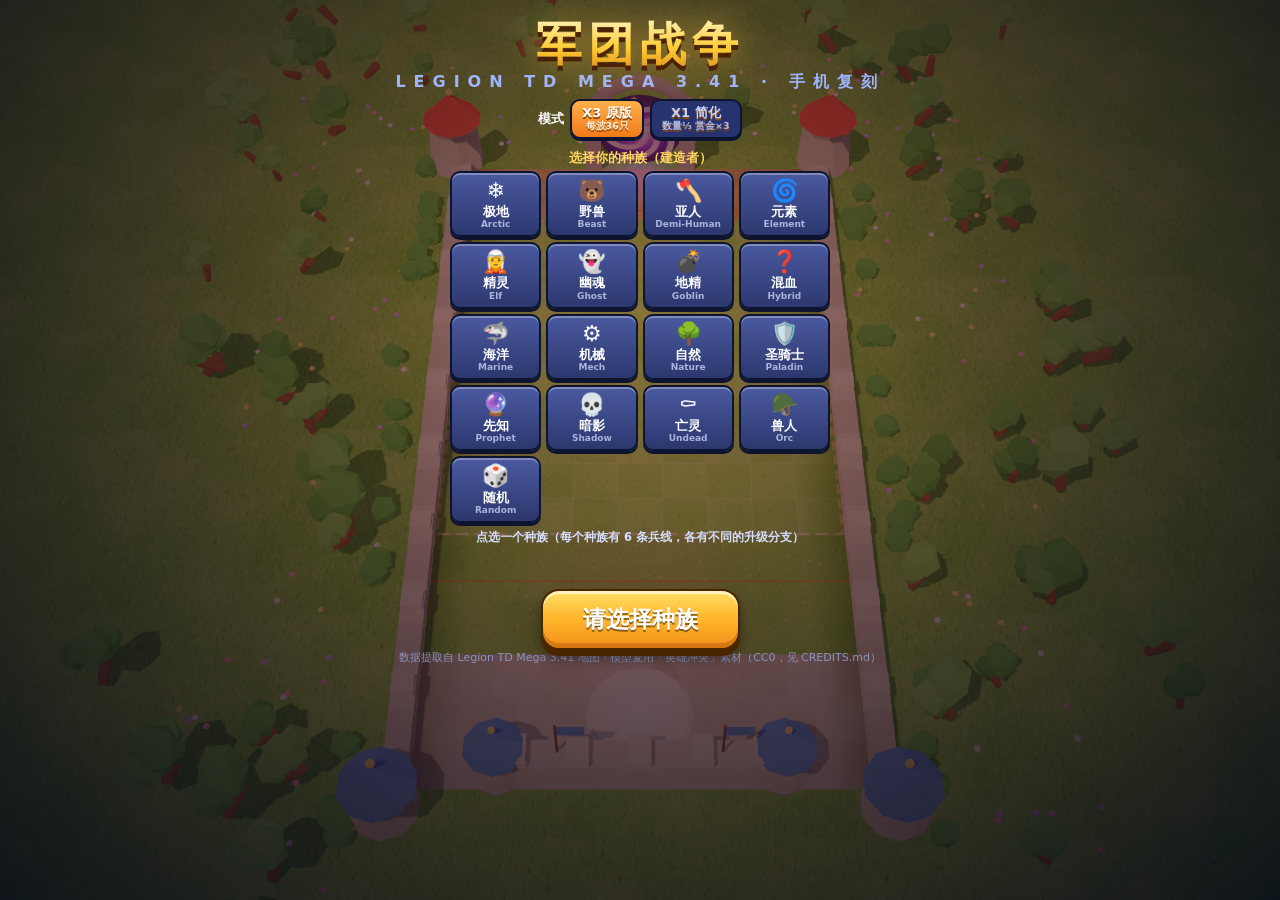
<file: index.html>
<!doctype html>
<html lang="zh-Hans">
<head>
<meta charset="utf-8">
<meta name="viewport" content="width=device-width,initial-scale=1,maximum-scale=1,user-scalable=no,viewport-fit=cover">
<meta name="theme-color" content="#1b2440">
<meta name="apple-mobile-web-app-capable" content="yes">
<title>军团战争 Legion TD Mega 3.41 · 手机复刻</title>
<meta name="description" content="魔兽争霸3 军团战争（Legion TD Mega 3.41）手机复刻：16个种族、全部兵种与技能、31波怪物、派兵、国王与木材经济。">
<link rel="manifest" href="manifest.webmanifest">
<link rel="icon" type="image/png" href="icons/favicon-32.png">
<link rel="apple-touch-icon" href="icons/apple-touch-icon.png">
<link rel="stylesheet" href="style.css?v=18">
<link rel="stylesheet" href="td.css?v=18">
<link rel="stylesheet" href="lt.css?v=18">
</head>
<body class="td lt">
<canvas id="cv"></canvas>
<div id="ltHud" class="hidden">
  <div class="hrow">
    <div class="pill"><span class="lbl">波次</span><b id="hWave">1</b><i class="dim">/31</i></div>
    <div class="pill" id="pTimer"><span class="ic">⏱</span><b id="hTimer">45</b></div>
    <div class="pill" id="pMode"><b id="hMode">X3</b></div>
    <button class="pill btn" id="speedBtn">1×</button>
    <button class="pill btn" id="pauseBtn">⏸</button>
  </div>
  <div class="hrow">
    <div class="pill res" id="pGold"><span class="ic">💰</span><b id="hGold">0</b></div>
    <div class="pill res" id="pLum"><span class="ic">🌲</span><b id="hLum">0</b></div>
    <div class="pill res" id="pInc"><span class="ic">📈</span><b id="hInc">+0</b></div>
    <div class="pill res" id="pFood"><span class="ic">🍖</span><b id="hFood">0/7</b></div>
  </div>
  <div class="hrow2">
    <div class="kbar me"><span class="kn">👑 我方</span><div class="kb"><i id="kMe"></i></div><b id="kMeT">2600</b></div>
    <button class="kbar opp" id="oppBtn"><span class="kn" id="oppName">🤖 对手</span><div class="kb"><i id="kOpp"></i></div><b id="kOppT">2600</b><span class="eye" id="eyeT">👁 观战</span></button>
  </div>
  <div id="nextInfo"></div>
</div>
<div id="viewTag" class="hidden">👁 正在观看对手战线 · 点「返回」回到你的战线</div>
<div id="ltPanel" class="hidden">
  <div class="tabs">
    <button class="tab on" data-tab="build">⚔ 建造</button>
    <button class="tab" data-tab="eco">🌲 经济</button>
    <button class="tab" data-tab="merc">🐺 派兵</button>
    <button class="tab" data-tab="king">👑 国王</button>
    <button class="dbtn go" id="goBtn">▶ 开战</button>
  </div>
  <div class="tbody" id="tBuild"><div class="grid g3" id="rosterGrid"></div><div class="phint" id="bHint">选择兵种，再点战线上的空格建造</div></div>
  <div class="tbody hidden2" id="tEco"><div id="ecoBox"></div></div>
  <div class="tbody hidden2" id="tMerc"><div class="grid scroll" id="mercGrid"></div><div class="phint" id="mHint">派出的兵会在下一波进攻对手，并永久增加你的收入（消耗木材）</div></div>
  <div class="tbody hidden2" id="tKing"><div id="kingBox"></div></div>
  <div id="infoBox" class="hidden2"></div>
</div>
<div id="toasts"></div>
<div id="flash"></div>
<div id="banner2"></div>
<div id="labels"></div>
<div id="ltTitle" class="overlay show">
  <div class="logo"><div class="l1">军团战争</div><div class="l2">LEGION TD MEGA 3.41 · 手机复刻</div></div>
  <div class="modeRow"><span>模式</span><button class="mbtn on" data-mode="X3">X3 原版<small>每波36只</small></button><button class="mbtn" data-mode="X1">X1 简化<small>数量⅓ 赏金×3</small></button></div>
  <div class="raceHint">选择你的种族（建造者）</div>
  <div class="raceGrid" id="raceGrid"></div>
  <div class="raceInfo" id="raceInfo"></div>
  <button class="big-btn" id="startBtn" disabled>加载中…</button>
  <div class="foot">数据提取自 Legion TD Mega 3.41 地图 · 模型复用「英雄冲突」素材（CC0，见 CREDITS.md）</div>
</div>
<div id="ltPause" class="overlay">
  <div class="go-title">已暂停</div>
  <div class="tbtns col"><button class="big-btn" id="resumeBtn">▶ 继续</button><button class="dbtn blue" id="restartBtn">↻ 重新选择种族</button><button class="dbtn stone" id="muteBtn">🔊 声音：开</button></div>
</div>
<div id="ltOver" class="overlay">
  <div class="go-title" id="oTitle">胜利</div>
  <div class="go-sub" id="oSub"></div>
  <div class="tbtns col"><button class="big-btn" id="againBtn">再来一局</button></div>
</div>
<div id="showTitle" class="hidden"></div>
<script src="audio.js?v=1"></script>
<script src="lt_core.js?v=18"></script>
<script type="importmap">{"imports":{"three":"./lib/three.module.min.js","three/addons/":"./lib/addons/"}}</script>
<script type="module" src="lt.js?v=18"></script>
</body>
</html>
</file>
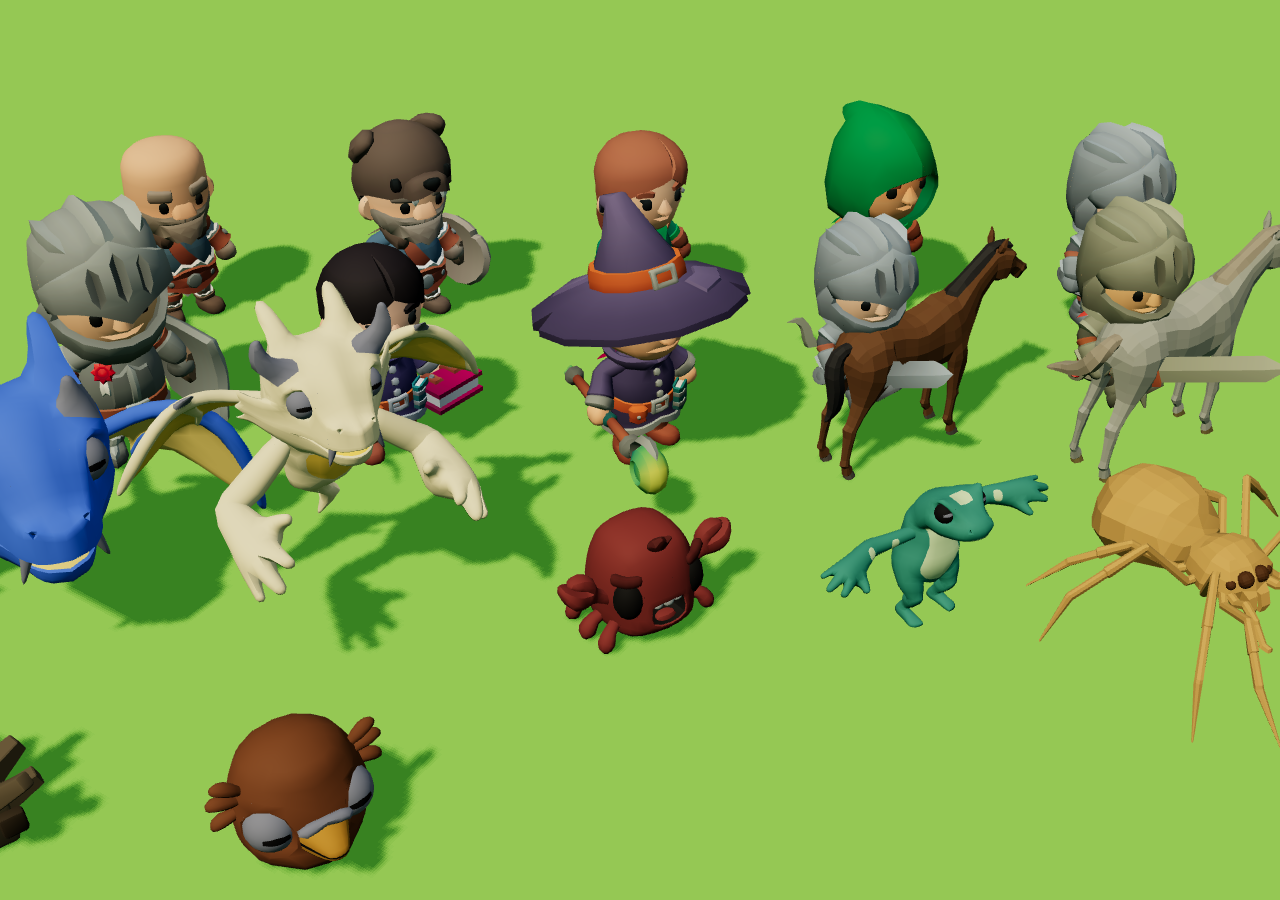
<file: test/hq_view.html>
<!doctype html><html><head><base href="../"><meta charset="utf-8"><style>body{margin:0;background:#8cc6ee}canvas{display:block}</style>
<script type="importmap">{"imports":{"three":"./lib/three.module.min.js","three/addons/":"./lib/addons/"}}</script></head><body>
<script type="module">
// dev viewer: test/hq_view.html?ids=a,b&clip=atk|walk|idle|hit|die&t=0.4 → grid of HQ models, 3/4 view
import * as THREE from 'three';import {HQ_IDS,hqLoad,hqMake,hqUpdate,hqAttack,hqHit} from './hq.js?v=dev';
const Q=new URLSearchParams(location.search);const ids=(Q.get('ids')||HQ_IDS.join(',')).split(',');const clip=Q.get('clip')||'idle';const T=+(Q.get('t')||0.5);
const r=new THREE.WebGLRenderer({antialias:true});r.setSize(innerWidth,innerHeight);r.shadowMap.enabled=true;r.outputColorSpace=THREE.SRGBColorSpace;r.toneMapping=THREE.ACESFilmicToneMapping;document.body.appendChild(r.domElement);
const sc=new THREE.Scene();sc.background=new THREE.Color(0x8cc6ee);sc.add(new THREE.HemisphereLight(0xdcefff,0x4f7a2c,1.1));const sun=new THREE.DirectionalLight(0xfff0d0,2.4);sun.position.set(-4,10,6);sun.castShadow=true;sc.add(sun);
const gr=new THREE.Mesh(new THREE.PlaneGeometry(40,40),new THREE.MeshLambertMaterial({color:0x7fd04a}));gr.rotation.x=-Math.PI/2;gr.receiveShadow=true;sc.add(gr);
const cols=Math.min(5,ids.length),rows=Math.ceil(ids.length/cols);const cam=new THREE.PerspectiveCamera(30,innerWidth/innerHeight,0.1,100);
cam.position.set((cols-1)*0.75,2.2+rows*0.9,rows*1.6+3.2);cam.lookAt((cols-1)*0.75,0.5,(rows-1)*0.75);
await Promise.all(ids.map(hqLoad));const I=[];
ids.forEach((id,i)=>{const x=hqMake(id);x.root.position.set((i%cols)*1.5,0,Math.floor(i/cols)*1.5);x.root.userData.p=x.root.position.clone();sc.add(x.root);I.push(x);});
const st=(x,dt,mv)=>hqUpdate(x,{dt,x:x.root.userData.p.x+(mv?x.time*2:0),z:x.root.userData.p.z,moving:mv,dead:clip==='die',yaw:0.6,hover:x.t.rec.fly?0.55:0,k:1});
for(const x of I){if(clip==='atk')hqAttack(x,0.4,1.2);if(clip==='hit')hqHit(x);}
const mv=clip==='walk'||clip==='run';const n=Math.round(T/0.02);for(let k=0;k<n;k++)for(const x of I){st(x,0.02,mv);x.root.position.x=x.root.userData.p.x;x.root.position.z=x.root.userData.p.z;}
r.render(sc,cam);window.done=true;
</script></body></html>
</file>
<file: style.css>
*{box-sizing:border-box;margin:0;padding:0;-webkit-tap-highlight-color:transparent;user-select:none;-webkit-user-select:none}
html,body{width:100%;height:100%;overflow:hidden;background:#141b30;font-family:"PingFang SC","Hiragino Sans GB","Noto Sans CJK SC","Microsoft YaHei",sans-serif;color:#fff}
#cv{position:fixed;inset:0;width:100%;height:100%;touch-action:none;display:block}
.hidden{opacity:0!important;pointer-events:none!important}
#hud{position:fixed;top:max(10px,env(safe-area-inset-top));left:0;right:0;display:flex;justify-content:center;gap:10px;z-index:5;pointer-events:none;padding:0 10px}
.pill{background:linear-gradient(#2a3866,#18213f);border:2px solid #0b1022;box-shadow:0 3px 0 #0b1022,inset 0 2px 0 rgba(255,255,255,.18);border-radius:14px;padding:6px 14px;font-weight:900;font-size:18px;display:flex;align-items:center;gap:6px;text-shadow:0 2px 0 #000}
.pill .lbl{font-size:13px;color:#ffd75e}
#stageNum{color:#fff;font-size:22px}
.vs i{font-style:normal;font-size:12px;color:#aab}
.blue{color:#6fc2ff}.red{color:#ff6f6f}
.btn{pointer-events:auto;cursor:pointer;color:#fff;font-family:inherit;min-width:52px;justify-content:center}
.btn:active{transform:translateY(2px);box-shadow:0 1px 0 #0b1022}
#hint{position:fixed;left:50%;bottom:max(18px,env(safe-area-inset-bottom));transform:translateX(-50%);background:rgba(10,14,30,.75);padding:8px 16px;border-radius:20px;font-weight:700;font-size:15px;z-index:5;transition:opacity .4s;white-space:nowrap;pointer-events:none;animation:hintb 1.4s ease-in-out infinite}
@keyframes hintb{50%{transform:translateX(-50%) translateY(-5px)}}
#banner{position:fixed;left:0;right:0;top:42%;text-align:center;font-size:60px;font-weight:900;z-index:30;pointer-events:none;color:#fff;text-shadow:0 2px 0 #1a1030,0 4px 0 #1a1030,0 0 3px #1a1030,0 0 26px rgba(255,200,80,.6);transition:opacity .25s}
#banner.pop{animation:bpop .7s cubic-bezier(.2,1.6,.4,1)}
@keyframes bpop{0%{transform:scale(2.4);opacity:0}60%{transform:scale(.92);opacity:1}100%{transform:scale(1)}}
.overlay{position:fixed;inset:0;z-index:10;display:flex;flex-direction:column;align-items:center;justify-content:center;opacity:0;pointer-events:none;transition:opacity .35s}
.overlay.show{opacity:1;pointer-events:auto}
#title{background:radial-gradient(ellipse at 50% 35%,rgba(40,60,120,.55),rgba(8,10,25,.92))}
.logo{text-align:center;animation:float 3s ease-in-out infinite}
.l1{font-size:min(17vw,96px);font-weight:900;letter-spacing:6px;background:linear-gradient(#fff6c8,#ffcc33 55%,#d9861a);-webkit-background-clip:text;background-clip:text;color:transparent;filter:drop-shadow(0 5px 0 #4a2306) drop-shadow(0 0 18px rgba(255,190,60,.45))}
.l2{font-size:16px;letter-spacing:8px;color:#9fb4ff;font-weight:800;margin-top:-4px}
@keyframes float{50%{transform:translateY(-8px)}}
.tagline{margin:14px 0 4px;color:#d6defa;font-weight:700}
.heroes{display:flex;justify-content:center;align-items:flex-end;height:min(30vh,200px);margin:10px 0 20px}
.heroes img{height:100%;margin:0 -4%;filter:drop-shadow(0 8px 6px rgba(0,0,0,.5));animation:hb 1.6s ease-in-out infinite}
.heroes img:nth-child(2){animation-delay:.3s;height:115%}.heroes img:nth-child(3){animation-delay:.6s}
@keyframes hb{50%{transform:translateY(-6px) scaleY(1.03)}}
.big-btn{font-family:inherit;font-size:24px;font-weight:900;color:#fff;padding:14px 46px;border-radius:18px;border:3px solid #3b1d00;cursor:pointer;background:linear-gradient(#ffd85a,#f59a1b);box-shadow:0 6px 0 #8a4a05,0 10px 20px rgba(0,0,0,.4),inset 0 3px 0 rgba(255,255,255,.55);text-shadow:0 2px 0 #8a4a05;transition:transform .1s}
.big-btn:hover{transform:translateY(-2px) scale(1.03)}
.big-btn:active{transform:translateY(4px);box-shadow:0 2px 0 #8a4a05}
.foot{margin-top:18px;color:#8b95b8;font-size:13px}
#draft{background:linear-gradient(rgba(8,10,25,.55),rgba(8,10,25,.85));justify-content:center;gap:14px;padding:16px}
.draft-head{text-align:center;animation:drop .5s cubic-bezier(.2,1.5,.4,1)}
.dh1{font-size:34px;font-weight:900;color:#ffd75e;text-shadow:0 3px 0 #4a2306}
.dh2{font-size:15px;color:#dfe6ff;font-weight:700}
@keyframes drop{from{transform:translateY(-40px);opacity:0}}
.cards{display:flex;gap:14px;justify-content:center;width:100%;max-width:640px}
.card{flex:1;max-width:280px;border-radius:18px;padding:10px 10px 12px;cursor:pointer;position:relative;background:linear-gradient(#3f5aa8,#223267 60%,#1a2550);border:3px solid #0d1330;box-shadow:0 7px 0 #0d1330,0 14px 28px rgba(0,0,0,.5),inset 0 2px 0 rgba(255,255,255,.25);transition:transform .18s cubic-bezier(.3,1.6,.5,1),opacity .3s;animation:cardin .55s cubic-bezier(.2,1.5,.4,1) backwards}
.card:nth-child(2){animation-delay:.12s}
@keyframes cardin{from{transform:translateY(80px) rotate(6deg) scale(.6);opacity:0}}
.card:hover{transform:translateY(-6px) scale(1.03)}
.card:active{transform:translateY(2px) scale(.98)}
.card.chosen{animation:chosen .5s ease-in forwards}
.card.gone{opacity:0;transform:scale(.8)}
@keyframes chosen{30%{transform:scale(1.1)}100%{transform:scale(.3) translateY(200px);opacity:0}}
.card .art{height:min(22vh,150px);display:flex;align-items:flex-end;justify-content:center;background:radial-gradient(ellipse at 50% 85%,rgba(255,255,255,.28),transparent 60%),linear-gradient(#8fb6ff33,#0000);border-radius:12px;position:relative}
.card .art img{max-height:100%;max-width:100%;filter:drop-shadow(0 6px 4px rgba(0,0,0,.5));animation:hb 1.8s ease-in-out infinite}
.card .cnt{position:absolute;right:4px;top:2px;font-size:30px;font-weight:900;color:#fff;-webkit-text-stroke:1.5px #0d1330;text-shadow:0 3px 0 #0d1330}
.card .tier{position:absolute;left:6px;top:6px;font-size:11px;color:#ffd75e;letter-spacing:-1px}
.card .nm{font-size:22px;font-weight:900;text-align:center;margin:6px 0 2px;text-shadow:0 2px 0 #0d1330}
.card .tags{display:flex;justify-content:center;gap:4px;margin-bottom:6px}
.tag{font-size:11px;padding:2px 7px;border-radius:8px;background:#0d1330;color:#bcd}
.tag.r{background:#5a3d0a;color:#ffd27a}.tag.f{background:#164d55;color:#8ff}.tag.m{background:#4a1a1a;color:#ffb0a0}.tag.up{background:#1d5a22;color:#9f9}
.stats{display:grid;grid-template-columns:1fr 1fr;gap:3px 8px;font-size:12.5px;background:rgba(0,0,0,.25);border-radius:10px;padding:6px 8px}
.stats div{display:flex;justify-content:space-between}.stats span{color:#9fb0dd}.stats b{color:#fff}
.army-strip{display:flex;gap:6px;justify-content:center;flex-wrap:wrap;min-height:46px}
.army-strip .mini{width:46px;height:46px;border-radius:10px;background:rgba(40,60,120,.8);border:2px solid #0d1330;position:relative;display:flex;align-items:flex-end;justify-content:center;overflow:hidden}
.army-strip .mini img{height:42px}
.army-strip .mini b{position:absolute;right:2px;bottom:0;font-size:13px;text-shadow:0 1px 2px #000,0 0 3px #000}
.army-strip .empty{opacity:.35;border-style:dashed}
#result{background:rgba(8,10,25,.6)}
.res-box{background:linear-gradient(#34488a,#1c2754);border:3px solid #0d1330;border-radius:22px;padding:22px 22px 26px;text-align:center;box-shadow:0 8px 0 #0d1330,0 20px 40px rgba(0,0,0,.6);width:min(92vw,460px);animation:resin .5s cubic-bezier(.2,1.5,.4,1)}
@keyframes resin{from{transform:scale(.5);opacity:0}}
.res-title,.go-title{font-family:"PingFang SC","Noto Sans SC","Noto Sans CJK SC","Microsoft YaHei",system-ui,sans-serif;font-weight:900;font-size:52px;letter-spacing:8px;line-height:1.1;color:#ffe27a;
  text-shadow:0 2px 0 #b8741a,0 4px 0 #6b3a08,0 6px 12px rgba(0,0,0,.55),0 0 2px #6b3a08}
.res-title.lose,.go-title.lose{color:#ff8a80;text-shadow:0 2px 0 #9a2a22,0 4px 0 #4a0a08,0 6px 12px rgba(0,0,0,.55)}
.go-title{font-size:min(22vw,110px);letter-spacing:16px;animation:bpop .8s cubic-bezier(.2,1.6,.4,1)}
.go-sub{font-size:18px;font-weight:800;color:#e9eeff;margin:6px 0 4px;text-align:center;padding:0 16px}
.go-stats{display:flex;gap:18px;color:#c9d3f5;font-weight:700;margin:-6px 0 22px}.go-stats b{color:#ffd75e}
#gameover{background:radial-gradient(ellipse at 50% 35%,rgba(40,60,120,.75),rgba(8,10,25,.96))}
.res-sub{margin:6px 0 12px;color:#dfe6ff;font-weight:700}
.res-list{display:flex;flex-wrap:wrap;justify-content:center;gap:8px;margin-bottom:20px}
.res-unit{width:76px;background:rgba(0,0,0,.28);border-radius:12px;padding:4px;animation:cardin .45s cubic-bezier(.2,1.5,.4,1) backwards}
.res-unit img{height:54px;display:block;margin:0 auto}
.res-unit .c{font-weight:900;font-size:16px}.res-unit .l{font-size:12px;color:#ff8a8a;height:15px}.res-unit .n{font-size:11px;color:#bcd}
.res-unit.dead{filter:grayscale(1);opacity:.5}
@media (max-width:500px){.card .nm{font-size:19px}.stats{font-size:11.5px;grid-template-columns:1fr}.dh1{font-size:28px}#banner{font-size:48px}.pill{font-size:16px;padding:5px 10px}}
.card .h3{font-size:11px;color:#9fb0dd;text-align:center;margin:-2px 0 4px}
.card .abil{font-size:11.5px;line-height:1.45;color:#ffe9a8;text-align:left;margin-top:6px;padding:0 4px;min-height:34px}
.na{color:#8f9bbf;font-size:10.5px;margin-top:3px}
/* faction select */
#faction{background:radial-gradient(ellipse at 50% 30%,#2a3a70,#0a0d1e);gap:12px;padding:14px;overflow:auto;justify-content:flex-start;padding-top:max(20px,env(safe-area-inset-top))}
.fcards{display:grid;grid-template-columns:repeat(4,minmax(0,1fr));gap:12px;width:100%;max-width:980px}
.fcard{border-radius:16px;padding:8px 8px 10px;cursor:pointer;text-align:center;background:linear-gradient(color-mix(in srgb,var(--fc) 55%,#1a2550),#18203f 70%);border:3px solid #0d1330;box-shadow:0 6px 0 #0d1330,0 10px 22px rgba(0,0,0,.45),inset 0 2px 0 rgba(255,255,255,.25);animation:cardin .5s cubic-bezier(.2,1.5,.4,1) backwards;transition:transform .15s}
.fcard:hover{transform:translateY(-5px) scale(1.03)}.fcard:active{transform:scale(.97)}
.fart{height:min(20vh,150px);position:relative;background:radial-gradient(ellipse at 50% 90%,rgba(255,255,255,.3),transparent 62%);border-radius:10px}
.fart img{position:absolute;bottom:4px;filter:drop-shadow(0 5px 4px rgba(0,0,0,.5))}
.fart .b{height:96%;max-width:92%;left:50%;transform:translateX(-42%)}.fart .a{height:48%;left:2%}
.fn{font-size:22px;font-weight:900;text-shadow:0 2px 0 #0d1330;margin-top:4px}.fd{font-size:12px;color:#c8d2f2}
@media (max-width:700px){.fcards{grid-template-columns:repeat(2,minmax(0,1fr));gap:9px}.fart{height:min(15vh,120px)}.fn{font-size:19px}.fd{font-size:11px}}
/* map */
#map{background:#0f1428;justify-content:stretch;align-items:stretch;padding:max(8px,env(safe-area-inset-top)) 8px max(8px,env(safe-area-inset-bottom));gap:8px}
.mtop{display:flex;gap:8px;align-items:center;flex-wrap:wrap;justify-content:center}
.mpill{background:linear-gradient(#2a3866,#18213f);border:2px solid #0b1022;box-shadow:0 3px 0 #0b1022,inset 0 2px 0 rgba(255,255,255,.18);border-radius:12px;padding:4px 12px;font-weight:900;display:flex;align-items:center;gap:6px;text-shadow:0 2px 0 #000;font-size:18px;color:#fff;font-family:inherit}
.mpill .lbl{font-size:12px;color:#ffd75e}.mpill .sub{font-size:11px;color:#9fb0dd}.mpill.vs i{font-style:normal;font-size:11px;color:#aab}
.mres{display:flex;gap:6px;background:rgba(0,0,0,.35);border-radius:12px;padding:4px 8px}
.res{display:flex;align-items:center;gap:3px;font-size:15px}.res b{font-weight:900}.res i{font-style:normal;font-size:10.5px;color:#9dff8a}
#mapArea{flex:1;position:relative;border-radius:16px;border:4px solid #3a2a14;box-shadow:inset 0 0 30px rgba(0,0,0,.6),0 4px 0 #1a1208;background-size:100% 100%;overflow:hidden;min-height:0}
.mobj{position:absolute;transform:translate(-50%,-80%);cursor:pointer;text-align:center}
.town{width:min(22%,200px)}.town .castle{width:100%;display:block;filter:drop-shadow(0 6px 6px rgba(0,0,0,.5))}
.town .guard{position:absolute;height:62%;bottom:18%;right:-30%;filter:drop-shadow(0 4px 4px rgba(0,0,0,.6))}.town.ai .guard{right:auto;left:-30%;transform:scaleX(-1)}
.tlab{position:absolute;left:50%;transform:translateX(-50%);top:100%;white-space:nowrap;background:rgba(10,14,30,.82);border:2px solid var(--fc);border-radius:10px;padding:2px 8px;font-size:11.5px;color:#dfe6ff}
.tlab b{color:#fff;margin-right:4px}.town.ai .tlab{border-style:dashed}
.camp{width:min(15%,140px)}.camp .tent{width:100%;display:block;opacity:.95}
.camp .mon{position:absolute;bottom:4%;height:110%;left:28%;filter:drop-shadow(0 4px 3px rgba(0,0,0,.6));transform:scaleX(-1)}.camp .mon.m1{height:80%;left:-6%}
.clab{position:absolute;left:50%;transform:translateX(-50%);top:100%;white-space:nowrap;background:rgba(10,14,30,.86);border:2px solid var(--tc);border-radius:10px;padding:2px 8px;font-size:11px;color:#dfe6ff;line-height:1.35}
.clab b{color:var(--tc)}.clab .rw{display:flex;gap:4px;justify-content:center}.clab .est{font-size:10px;color:#ffd75e}
.camp.hl{animation:campHl 1.1s ease-in-out 2}@keyframes campHl{50%{transform:translate(-50%,-80%) scale(1.15);filter:drop-shadow(0 0 14px #ffd75e)}}
.cost{display:inline-flex;align-items:center;gap:1px;margin-right:6px;font-weight:800;font-size:12px;white-space:nowrap}
#mLog{position:absolute;left:8px;bottom:8px;font-size:11.5px;color:#f1f4ff;text-shadow:0 1px 2px #000;pointer-events:none;max-width:60%;z-index:2}
#mLog div{background:rgba(10,14,30,.6);border-radius:8px;padding:1px 8px;margin-top:3px;display:inline-block;clear:both;float:left}
.mbot{display:flex;flex-direction:column;gap:6px}
.marmy{display:flex;gap:5px;flex-wrap:wrap;justify-content:center;min-height:40px;align-items:center}
.marmy .mini,.alist .mini{width:44px;height:44px;border-radius:10px;background:rgba(40,60,120,.85);border:2px solid #0d1330;position:relative;display:flex;align-items:flex-end;justify-content:center;overflow:hidden}
.marmy .mini img{height:40px}.marmy .mini b{position:absolute;right:2px;bottom:0;font-size:12.5px;text-shadow:0 1px 2px #000,0 0 3px #000}
.arts{font-size:11px;color:#ffd75e;background:rgba(0,0,0,.35);padding:2px 8px;border-radius:8px}
.actbar{display:grid;grid-template-columns:repeat(4,1fr);gap:8px}
.actbar.locked{opacity:.5;pointer-events:none}
.act{font-family:inherit;color:#fff;border-radius:14px;border:2px solid #0d1330;background:linear-gradient(#4a68c0,#26387a);box-shadow:0 4px 0 #0d1330,inset 0 2px 0 rgba(255,255,255,.3);padding:6px 4px;cursor:pointer;display:flex;flex-direction:column;align-items:center;line-height:1.15}
.act span{font-size:22px}.act b{font-size:17px;font-weight:900;text-shadow:0 2px 0 #0d1330}.act i{font-style:normal;font-size:10.5px;color:#cfe0ff;white-space:nowrap}
.act.red{background:linear-gradient(#d4523f,#8a2418)}.act.dis{filter:grayscale(.8) brightness(.8)}.act:active{transform:translateY(3px);box-shadow:0 1px 0 #0d1330}
/* modal */
#modal{background:rgba(5,8,20,.6);z-index:20;padding:12px}
.modal-box{background:linear-gradient(#34488a,#1c2754);border:3px solid #0d1330;border-radius:20px;padding:14px;width:min(94vw,520px);max-height:88vh;display:flex;flex-direction:column;box-shadow:0 8px 0 #0d1330,0 20px 40px rgba(0,0,0,.6);animation:resin .35s cubic-bezier(.2,1.5,.4,1)}
.modal-title{font-size:21px;font-weight:900;text-align:center;margin-bottom:8px;text-shadow:0 2px 0 #0d1330}.modal-title small{font-size:12px;color:#9fb0dd}
.modal-body{overflow:auto;flex:1}.modal-btns{display:flex;gap:10px;justify-content:center;margin-top:12px}
.mbtn{font-family:inherit;font-size:18px;font-weight:900;color:#fff;padding:9px 22px;border-radius:14px;border:2px solid #3b1d00;background:linear-gradient(#ffd85a,#f59a1b);box-shadow:0 4px 0 #8a4a05;text-shadow:0 2px 0 #8a4a05;cursor:pointer}
.mbtn.gray{background:linear-gradient(#8a93b0,#596180);border-color:#1d2236;box-shadow:0 4px 0 #1d2236;text-shadow:0 2px 0 #1d2236}
.mp{font-size:13.5px;color:#dfe6ff;margin:8px 2px;line-height:1.5}.mp.dim{color:#9fb0dd;font-size:12px}
.blist,.rlist{display:flex;flex-direction:column;gap:6px}
.bopt,.rrow{display:flex;align-items:center;gap:8px;background:rgba(0,0,0,.28);border-radius:12px;padding:6px 8px;cursor:pointer;border:2px solid transparent}
.bopt:hover{border-color:#ffd75e}.bopt.no{opacity:.45;cursor:default}.bopt img,.rrow img{height:46px;width:46px;object-fit:contain}.bico{font-size:32px;width:46px;text-align:center}
.bt{flex:1;display:flex;flex-direction:column;font-size:12px;color:#c8d2f2;min-width:0}.bt b{font-size:15px;color:#fff}
.pm{font-family:inherit;width:34px;height:34px;border-radius:10px;border:2px solid #0d1330;background:#4a68c0;color:#fff;font-size:18px;font-weight:900;cursor:pointer}.pm.mx{width:auto;padding:0 8px;font-size:12px}
.rrow .n{min-width:30px;text-align:center;font-size:18px}.rtotal{text-align:center;margin-top:6px;font-weight:800}.bad{color:#ff7a7a}
.alist{display:flex;flex-wrap:wrap;gap:6px;justify-content:center}.alist .mini.big{width:70px;height:84px;flex-direction:column;align-items:center;justify-content:flex-end;cursor:pointer}
.alist .mini.big img{height:52px}.alist .mini.big b{font-size:14px}.alist .mini.big span{font-size:10.5px;color:#cfe0ff}
.alist.pick .mini.big{opacity:.45}.alist.pick .mini.big.on{opacity:1;border-color:#ffd75e;box-shadow:0 0 10px #ffd75e88}
.alist.pick .mp{width:100%;text-align:center}
.loot{display:flex;flex-wrap:wrap;justify-content:center;gap:4px;margin-top:6px}
@media (orientation:portrait){.mres{order:3;width:100%;justify-content:center}.mpill{font-size:16px}.town{width:30%}.camp{width:22%}.res{font-size:14px}}
#gameover .heroes{height:min(26vh,180px);margin:14px 0 22px}
#gameover .go-sub{position:relative;z-index:2;margin-bottom:6px}
@media (orientation:portrait){#mLog{top:6px;bottom:auto;left:6px;max-width:44%;font-size:10.5px}.clab{font-size:10.5px}#gameover .heroes img{max-width:24vw;object-fit:contain}#gameover .heroes{max-width:96vw;overflow:hidden}}
/* r5: overlay stacking (offer above map), compact map markers, bottom sheets */
#draft{z-index:15}#modal{z-index:20}#gameover{z-index:25}
button,.act,.mobj,.fcard,.card{touch-action:manipulation}
#errToast{position:fixed;left:10px;right:10px;top:calc(env(safe-area-inset-top) + 8px);z-index:99;background:#7a1010;color:#fff;font-size:13px;padding:8px 12px;border-radius:10px;opacity:0;pointer-events:none;transition:opacity .3s}
#errToast.show{opacity:1}
.mobj{transform:translate(-50%,-50%)}
.town{width:clamp(72px,9vw,120px)}.town .castle{width:100%}
.town .guard{position:absolute;height:46%;bottom:6%;right:-26%;left:auto}.town.ai .guard{right:auto;left:-26%}
.tlab{font-size:10.5px;padding:1px 7px;top:96%}.tlab b{color:var(--fc);filter:brightness(1.4)}
.camp{width:auto}
.pin{width:clamp(40px,4.4vw,56px);height:clamp(40px,4.4vw,56px);border-radius:50%;background:radial-gradient(circle at 50% 35%,#fff3,#0008),#1a2142;border:3px solid var(--tc);box-shadow:0 3px 0 #0008,0 0 0 2px #0b1022,0 0 12px color-mix(in srgb,var(--tc) 60%,transparent);overflow:hidden;display:flex;align-items:center;justify-content:center}
.pin img{width:86%;height:86%;object-fit:contain;transform:scaleX(-1)}
.ptag{margin-top:2px;font-size:10px;font-weight:900;color:#0b1022;background:var(--tc);border-radius:7px;padding:0 6px;white-space:nowrap;box-shadow:0 1px 0 #0008}
.camp:active .pin{transform:scale(.92)}
.camp.hl .pin{animation:pinHl .55s ease-in-out 4}@keyframes pinHl{50%{transform:scale(1.25)}}
.camp.hl{animation:none}
.offer-btn{display:none;font-family:inherit;font-size:17px;font-weight:900;color:#3b1d00;border:2px solid #3b1d00;border-radius:14px;padding:10px;background:linear-gradient(#ffe27a,#f5a524);box-shadow:0 4px 0 #8a4a05;animation:hintb2 1s ease-in-out infinite}
.offer-btn.show{display:block}@keyframes hintb2{50%{transform:scale(1.03)}}
@media (orientation:portrait){
  #modal{justify-content:flex-end;padding:0}
  #modal .modal-box{width:100%;border-radius:20px 20px 0 0;padding-bottom:calc(14px + env(safe-area-inset-bottom));max-height:80vh;animation:sheetin .3s ease-out}
  .town{width:84px}.camp .pin{width:42px;height:42px}
}
@keyframes sheetin{from{transform:translateY(100%)}}
.card .art{height:min(16vh,120px)}
.alist .mini.big img{height:44px}
#draft{background:rgba(8,10,25,.9)}
/* ---- r6 3D overlay UI ---- */
#cv{touch-action:none}
#uiLayer{position:fixed;inset:0;pointer-events:none;z-index:3;overflow:hidden}
.ub{position:absolute;left:0;top:0;display:flex;flex-direction:column;align-items:center;gap:1px;will-change:transform}
.ub b{font:800 11px/1 system-ui,-apple-system,"PingFang SC",sans-serif;color:#fff;padding:2px 5px;border-radius:7px;min-width:14px;text-align:center;box-shadow:0 1px 2px rgba(0,0,0,.4);border:1.5px solid rgba(255,255,255,.85)}
.ub.p b{background:#2f6fe0}.ub.e b{background:#d8392b}
.ub i{display:block;width:26px;height:4px;background:rgba(0,0,0,.55);border-radius:3px;overflow:hidden}
.ub i s{display:block;height:100%;width:100%;text-decoration:none;transition:width .25s}
.ub.p i s{background:#5fe06a}.ub.e i s{background:#ff6a4a}
.ub.focus b{background:#e8a800;box-shadow:0 0 0 2px #ffe27a,0 1px 3px rgba(0,0,0,.5)}
.ub.hold b::after{content:" ⏸";font-size:9px}
.ub.bump b{animation:bump .3s}
@keyframes bump{0%{transform:scale(1.45)}100%{transform:scale(1)}}
.ft{position:absolute;transform:translate(-50%,-100%);font:900 15px/1 system-ui,-apple-system,"PingFang SC",sans-serif;color:#fff;text-shadow:0 2px 0 rgba(0,0,0,.55),0 0 3px rgba(0,0,0,.6);animation:ft 1.05s ease-out forwards;white-space:nowrap}
.ft.dmge{color:#fff3b0}.ft.dmgp{color:#ff9a9a}.ft.big{font-size:18px}
.ft.pop{color:#e2d0ff;font-size:14px}.ft.heal{color:#9dff8a}.ft.retal{color:#ffe8a0;font-size:11px}.ft.hold{color:#ffd75e}.ft.go{color:#9dff8a}.ft.info{color:#cfe6ff;font-size:12px}
@keyframes ft{0%{opacity:0;margin-top:6px;transform:translate(-50%,-100%) scale(.6)}15%{opacity:1;transform:translate(-50%,-100%) scale(1.15)}30%{transform:translate(-50%,-100%) scale(1)}100%{opacity:0;margin-top:-34px}}
/* ---- r7 depth features UI ---- */
#flash{position:fixed;inset:0;pointer-events:none;z-index:4;opacity:0}
#flash.on{animation:flash .45s ease-out}
@keyframes flash{0%{opacity:1}100%{opacity:0}}
#reticle{position:fixed;z-index:4;pointer-events:none;transform:translate(-50%,-50%);border:3px solid #ffb040;border-radius:50%;background:radial-gradient(rgba(255,120,30,.28),rgba(255,80,20,.08));box-shadow:0 0 18px rgba(255,140,40,.7);animation:retp .8s infinite}
@keyframes retp{50%{border-color:#ffe080}}
#spellName{position:fixed;left:50%;top:30%;transform:translate(-50%,-50%) scale(.6);z-index:6;pointer-events:none;font:900 30px/1 "PingFang SC","Noto Sans SC",system-ui,sans-serif;color:#fff6d0;text-shadow:0 0 14px #ff9a30,0 3px 0 #7a3a00;opacity:0;letter-spacing:4px}
#spellName.show{animation:spn 1.1s ease-out}
@keyframes spn{0%{opacity:0;transform:translate(-50%,-50%) scale(.5)}15%{opacity:1;transform:translate(-50%,-50%) scale(1.15)}70%{opacity:1;transform:translate(-50%,-50%) scale(1)}100%{opacity:0;transform:translate(-50%,-80%) scale(1)}}
#tip{position:fixed;z-index:40;max-width:250px;background:rgba(18,24,48,.96);border:1.5px solid #6c86d8;border-radius:12px;padding:9px 11px;color:#dfe6ff;font:12px/1.45 system-ui,"PingFang SC",sans-serif;box-shadow:0 8px 24px rgba(0,0,0,.5);pointer-events:none;opacity:0;transform:scale(.9);transition:opacity .12s,transform .12s}
#tip.show{opacity:1;transform:none}
#tip .tt{font-weight:800;font-size:14px;color:#fff;margin-bottom:2px}#tip .th{color:#9fb0dd;font-size:11px;margin-bottom:4px}
#tip .tg{display:grid;grid-template-columns:repeat(3,1fr);gap:2px 8px;margin:4px 0}#tip .tg b{color:#ffe27a}#tip i.up{color:#7dff8a;font-style:normal;font-size:10px;margin-left:2px}
#tip .tb{margin-top:5px;color:#ffb0a0}#tip .lit{color:#9dff8a}#tip .dim{color:#7d88aa}
#coach{position:fixed;left:50%;bottom:150px;transform:translateX(-50%) translateY(20px);z-index:30;width:min(340px,90vw);background:linear-gradient(#2d3f86,#1d2858);border:2px solid #ffd75e;border-radius:14px;padding:12px 14px;color:#eef;font:13px/1.55 system-ui,"PingFang SC",sans-serif;box-shadow:0 10px 30px rgba(0,0,0,.55);opacity:0;pointer-events:none;transition:.25s}
#coach.show{opacity:1;pointer-events:auto;transform:translateX(-50%)}#coach b{color:#ffd75e}
#coach .cx{text-align:right;margin-top:6px;color:#ffd75e;font-weight:800}
#artRow{position:fixed;top:calc(env(safe-area-inset-top,0px) + 64px);right:8px;z-index:6;display:flex;flex-wrap:wrap;gap:3px;max-width:52vw;justify-content:flex-end}
#artRow .art{width:28px;height:28px;display:grid;place-items:center;background:rgba(20,26,52,.85);border:1.5px solid #c8a24a;border-radius:8px;font-size:16px;cursor:pointer}
#synPanel{position:fixed;top:calc(env(safe-area-inset-top,0px) + 64px);left:8px;z-index:6;display:flex;flex-direction:column;gap:4px}
.syn{display:flex;align-items:center;gap:4px;background:rgba(20,26,52,.85);border:1.5px solid rgba(255,255,255,.18);border-left:4px solid var(--fc);border-radius:9px;padding:3px 7px;color:#aab;font:700 11px/1 system-ui,"PingFang SC",sans-serif;cursor:pointer}
.syn.on{color:#fff;border-color:var(--fc);box-shadow:0 0 10px color-mix(in srgb,var(--fc) 60%,transparent)}
.syn .si{font-size:13px}.syn b{color:#ffe27a;font-size:12px}
.syn .sp{display:flex;gap:2px}.syn .sp i{width:6px;height:6px;border-radius:2px;background:rgba(255,255,255,.2)}.syn .sp i.lit{background:var(--fc)}
#bossBar{position:fixed;top:calc(env(safe-area-inset-top,0px) + 62px);left:50%;transform:translateX(-50%);z-index:6;width:min(300px,56vw);text-align:center}
#bossName{font:900 13px/1.2 system-ui,"PingFang SC",sans-serif;color:#ffd0c0;text-shadow:0 2px 0 #000}
#bossBar .bb{height:10px;background:rgba(0,0,0,.6);border:1.5px solid #ffb090;border-radius:6px;overflow:hidden}#bossFill{display:block;height:100%;width:100%;background:linear-gradient(90deg,#ff3a20,#ff9a40);transition:width .2s}
#deployBar,#spellBar{position:fixed;left:0;right:0;bottom:0;z-index:7;padding:8px 10px calc(env(safe-area-inset-bottom,0px) + 10px);background:linear-gradient(transparent,rgba(10,14,32,.85) 35%);display:flex;flex-direction:column;align-items:center;gap:6px}
#deployTheme{color:#dfe6ff;font:12px/1.3 system-ui,"PingFang SC",sans-serif;text-align:center;max-width:94vw}
.dbtns{display:flex;gap:10px}
.dbtn{border:0;border-radius:14px;padding:12px 18px;font:900 17px/1 system-ui,"PingFang SC",sans-serif;color:#fff;box-shadow:0 4px 0 rgba(0,0,0,.4);cursor:pointer}
.dbtn.gray{background:#4a5684}.dbtn.go{background:linear-gradient(#ffb43a,#ff7a1a);padding:12px 34px;font-size:20px;letter-spacing:2px;animation:gop 1.4s infinite}
@keyframes gop{50%{transform:scale(1.05)}}
.dbtn:active{transform:translateY(3px);box-shadow:0 1px 0 rgba(0,0,0,.4)}
.mana{display:flex;align-items:center;gap:8px;width:min(420px,94vw);color:#bcd;font:800 11px/1 system-ui,"PingFang SC",sans-serif}
.mana .mb{flex:1;height:10px;background:rgba(0,0,0,.6);border:1.5px solid #6aa0ff;border-radius:6px;overflow:hidden}#manaFill{display:block;height:100%;background:linear-gradient(90deg,#3a6cff,#7ad0ff);box-shadow:0 0 8px #5ab0ff;transition:width .1s}
#spellBtns{display:flex;gap:8px}
.spb{position:relative;width:66px;height:62px;border-radius:14px;border:2px solid #7aa0ff;background:linear-gradient(#34488f,#1f2b5c);color:#fff;display:flex;flex-direction:column;align-items:center;justify-content:center;gap:2px;cursor:pointer;box-shadow:0 3px 0 rgba(0,0,0,.4)}
.spb .ic{font-size:22px;line-height:1}.spb .nm{font:800 11px/1 system-ui,"PingFang SC",sans-serif}.spb .co{position:absolute;top:-6px;right:-6px;background:#2a6cff;border:1.5px solid #fff;border-radius:9px;font:900 10px/1 system-ui;padding:2px 5px}
.spb.dis{filter:grayscale(.85) brightness(.7)}.spb.act{border-color:#ffd75e;box-shadow:0 0 16px #ffd75e;transform:translateY(-4px)}
.fchip{display:inline-block;padding:1px 6px;border-radius:7px;background:var(--fc);color:#fff;font-weight:800;font-size:11px;line-height:1.5}
.synhit{margin:4px 6px;padding:4px 6px;border-radius:8px;background:color-mix(in srgb,var(--fc) 30%,#1a2040);border:1.5px solid var(--fc);color:#fff;font:800 11px/1.3 system-ui,"PingFang SC",sans-serif;animation:gop 1.2s infinite}
.synnext{margin:3px;color:#9fb0dd;font:700 11px/1 system-ui,"PingFang SC",sans-serif}
.thx{margin:6px auto 2px;max-width:560px;padding:7px 10px;border-radius:12px;background:rgba(0,0,0,.35);border:1.5px solid var(--tc);text-align:left;font:12px/1.45 system-ui,"PingFang SC",sans-serif;color:#dfe6ff}
.thx .t1{font-weight:900;font-size:15px;color:var(--tc)}.thx .t4{color:#ffb0a0;font-weight:700}
.dsub{margin-top:4px}
.cards.three .card{max-width:31vw}
.card.upcard{border-color:#ffd75e;box-shadow:0 0 20px rgba(255,215,94,.45)}
.art.upg{display:flex;align-items:center;justify-content:center;gap:2px}.art.upg img{width:42%}.art.upg img.from{opacity:.7;width:34%}.art.upg .arrow{color:#ffd75e;font-size:22px;font-weight:900}
.stats b.up{color:#7dff8a}
.army-strip .mini.gold{border-color:#ffd75e;box-shadow:0 0 8px rgba(255,215,94,.6)}
#reward{z-index:16;flex-direction:column;align-items:center;justify-content:center;gap:12px;background:rgba(10,14,32,.82)}
.rcards{display:flex;gap:10px;flex-wrap:wrap;justify-content:center;padding:0 8px}
.rcard{width:min(30vw,190px);min-height:200px;background:linear-gradient(#34488f,#1c2654);border:2px solid #c8a24a;border-radius:16px;padding:12px 8px;color:#e6ebff;text-align:center;cursor:pointer;animation:cardin .4s both;box-shadow:0 6px 18px rgba(0,0,0,.5)}
.rcard.small{min-height:auto;width:min(21vw,120px)}
.rcard .ri{font-size:44px;line-height:1.1}.rcard .rn{font:900 15px/1.3 "PingFang SC",system-ui,sans-serif;color:#ffe27a;margin-top:4px}.rcard .re{font-size:10px;color:#9fb0dd;margin:2px 0 6px}.rcard .rd{font-size:12px;line-height:1.45}
.rcard:active,.rcard.chosen{transform:scale(1.06);border-color:#ffd75e;box-shadow:0 0 24px #ffd75e}
@keyframes cardin{from{opacity:0;transform:translateY(24px) scale(.9)}}
.skip{background:none;border:1.5px solid #6c7aa8;color:#aab4d8;border-radius:10px;padding:6px 18px;font:700 13px system-ui,"PingFang SC",sans-serif}
#goEndless{background:linear-gradient(#a070ff,#6a3ad8)}
.loot{margin-top:6px;color:#d8c0ff;font-weight:800}
@media (max-width:480px){.spb{width:62px;height:58px}.rcard{width:44vw;min-height:170px}.rcard .ri{font-size:36px}#coach{bottom:140px}}
#hint{bottom:calc(env(safe-area-inset-bottom,0px) + 128px);font-size:13px}
.cards.four{flex-wrap:wrap;justify-content:center}.cards.four .card{max-width:46vw}
#bossBar{top:calc(env(safe-area-inset-top,0px) + 60px);width:min(300px,60vw)}
body.boss #synPanel,body.boss #artRow{top:calc(env(safe-area-inset-top,0px) + 98px)}
.tagline{white-space:normal;max-width:92vw;text-align:center;padding:0 12px;box-sizing:border-box;font-size:13px;line-height:1.5}.foot{text-align:center;max-width:92vw;margin:0 auto;padding:0 12px;box-sizing:border-box;font-size:11px}
/* ---- v9: readability, juice, meta ---- */
.ub b{font-size:13px;padding:3px 7px;border-radius:8px;min-width:18px;border-width:2px}
.ub i{width:36px;height:6px;border:1px solid rgba(0,0,0,.6);margin-top:1px}
.ub em{font-style:normal;font-size:11px;line-height:1;height:12px;letter-spacing:-1px;filter:drop-shadow(0 1px 1px rgba(0,0,0,.6))}
.ub.bump b{animation:bumpr .35s}
@keyframes bumpr{0%{transform:scale(1.35);background:#fff;color:#d8392b}100%{transform:scale(1)}}
.ft{font-size:18px}.ft.big{font-size:24px}.ft.dmge{color:#fff6c0}
.ft.crit{font-size:26px;color:#ffd030;text-shadow:0 2px 0 #7a2a00,0 0 10px rgba(255,120,0,.8);animation:ftc 1.1s ease-out forwards}
@keyframes ftc{0%{transform:translate(-50%,-100%) scale(2.2);opacity:0}12%{transform:translate(-50%,-100%) scale(1);opacity:1}100%{transform:translate(-50%,-260%) scale(1);opacity:0}}
#streak{position:fixed;left:0;right:0;top:24%;text-align:center;z-index:31;pointer-events:none;font:900 44px/1 "PingFang SC","Noto Sans SC",system-ui,sans-serif;color:#ffcf40;text-shadow:0 3px 0 #7a2a00,0 0 18px rgba(255,140,0,.8);letter-spacing:4px}
#streak.pop{animation:bpop .6s cubic-bezier(.2,1.6,.4,1)}
#toasts{position:fixed;left:50%;top:calc(env(safe-area-inset-top,0px) + 110px);transform:translateX(-50%);z-index:40;display:flex;flex-direction:column;gap:6px;align-items:center;pointer-events:none;width:min(360px,92vw)}
.toast{background:rgba(16,22,48,.94);border:1.5px solid #6c86d8;border-radius:12px;padding:8px 12px;color:#e6ebff;font:700 13px/1.45 system-ui,"PingFang SC",sans-serif;text-align:center;box-shadow:0 6px 18px rgba(0,0,0,.45);animation:tin .3s cubic-bezier(.2,1.5,.4,1);transition:opacity .4s,transform .4s}
.toast.out{opacity:0;transform:translateY(-10px)}.toast.syn{border-color:#ffd75e;box-shadow:0 0 18px rgba(255,215,94,.45)}.toast.gold{border-color:#ffd75e;color:#ffe9a0}.toast.bad{border-color:#ff6a5a;color:#ffc0b8}
@keyframes tin{from{opacity:0;transform:translateY(-14px) scale(.9)}}
#spellBar.full .spb:not(.dis){animation:spfull 0.9s ease-in-out infinite}
#spellBar.full .mb{box-shadow:0 0 12px #7ad0ff}
@keyframes spfull{50%{transform:translateY(-3px);box-shadow:0 0 16px #7ad0ff,0 3px 0 rgba(0,0,0,.4)}}
.lossline{display:flex;gap:10px;justify-content:center;flex-wrap:wrap;margin-top:8px;font:900 16px/1.3 system-ui,"PingFang SC",sans-serif}
.lossline .lo{color:#ff8a7a}.lossline .he{color:#8dff9a}.lossline .ok{color:#8dff9a}.lossline .go{color:#ffd75e}
.res-unit .l i{color:#8dff9a;font-style:normal}
/* artifact flip */
.rcard.flip{position:relative;perspective:800px;background:none;border:0;box-shadow:none;padding:0}
.rcard.flip .back,.rcard.flip .face{position:absolute;inset:0;border-radius:16px;backface-visibility:hidden;transition:transform .5s cubic-bezier(.3,1.4,.5,1)}
.rcard.flip{min-height:220px}
.rcard.flip .back{background:repeating-linear-gradient(45deg,#2a3670,#2a3670 10px,#222c5e 10px,#222c5e 20px);border:2px solid var(--rc);display:grid;place-items:center;font-size:48px}
.rcard.flip .face{transform:rotateY(180deg);background:linear-gradient(#34488f,#1c2654);border:2.5px solid var(--rc);padding:10px 8px;box-shadow:0 0 18px color-mix(in srgb,var(--rc) 50%,transparent)}
.rcard.flip.open .back{transform:rotateY(-180deg)}.rcard.flip.open .face{transform:rotateY(0)}
.rcard.rl .face{animation:legend 1.6s ease-in-out infinite}
@keyframes legend{50%{box-shadow:0 0 30px #ffb020}}
.rcard .rr{font:900 11px/1 system-ui;color:var(--rc);letter-spacing:2px;margin-bottom:2px}
.rcard .rtag{display:inline-block;margin-top:6px;padding:2px 8px;border-radius:8px;background:rgba(255,255,255,.12);font:800 11px/1.4 system-ui,"PingFang SC",sans-serif;color:#cfe0ff}
/* title / meta */
.tmeta{color:#cfd8ff;font:700 14px/1.4 system-ui,"PingFang SC",sans-serif;margin:-4px 0 10px;text-align:center}.tmeta b{color:#ffd75e}
.vsBanner{background:linear-gradient(90deg,#ff7a2a,#ff4a6a);color:#fff;border-radius:12px;padding:8px 14px;font:800 14px/1.4 system-ui,"PingFang SC",sans-serif;margin-bottom:10px;animation:gop 1.4s infinite}
.tbtns,.sbtns,.gobtns{display:flex;gap:10px;justify-content:center;margin-top:12px;flex-wrap:wrap;align-items:center}
.tbtn{border:0;border-radius:12px;padding:10px 16px;background:linear-gradient(#4a5a9a,#2e3a70);color:#fff;font:800 15px/1 system-ui,"PingFang SC",sans-serif;box-shadow:0 3px 0 rgba(0,0,0,.4);cursor:pointer}
.tbtn:active{transform:translateY(2px)}
#heroSel,#camp{background:radial-gradient(ellipse at 50% 30%,rgba(40,60,120,.85),rgba(8,10,25,.97));z-index:22;justify-content:flex-start;padding:calc(env(safe-area-inset-top,0px) + 28px) 10px 20px;overflow-y:auto}
.hcards{display:flex;gap:10px;flex-wrap:wrap;justify-content:center;margin:12px 0}
.hcard{width:min(30vw,210px);min-width:108px;background:linear-gradient(#34488f,#1c2654);border:2.5px solid var(--hc);border-radius:16px;padding:10px 8px;color:#e6ebff;text-align:center;cursor:pointer;animation:cardin .4s both;font:12px/1.4 system-ui,"PingFang SC",sans-serif}
.hcard .hi{font-size:40px}.hcard .hn{font:900 16px/1.3 "PingFang SC",system-ui;color:#ffe27a}.hcard .hc{color:#9fb0dd;font-size:11px}
.hcard .hs{margin:6px 0 2px;display:flex;align-items:center;justify-content:center;gap:4px}.hcard .hs img{width:30px;height:30px;object-fit:contain}
.hcard .hsp{color:#bfe0ff;font-size:11px}.hcard .hp{margin-top:6px;color:#ffe9b0;font-size:11.5px}
.hcard .hgo{margin-top:8px;background:linear-gradient(#ffb43a,#ff7a1a);border-radius:10px;padding:6px;font:900 14px system-ui;color:#fff}
.hcard .hbuy{margin-top:8px;background:#3a3f60;border-radius:10px;padding:6px;font:800 12px system-ui;color:#ffd75e}
.hcard.locked{filter:saturate(.5)}
@media (max-width:480px){.hcard{width:100%;max-width:340px;display:grid;grid-template-columns:52px 1fr;text-align:left;column-gap:8px;align-items:center}.hcard .hi{grid-row:span 3;font-size:38px;text-align:center}.hcard .hs{justify-content:flex-start}.hcard .hgo,.hcard .hbuy{grid-column:span 2;text-align:center}.hcard .hp,.hcard .hsp{grid-column:2}}
.ctabs{display:flex;gap:6px;margin:10px 0}.ctabs button{border:0;border-radius:10px;padding:8px 14px;background:#2e3a70;color:#aab;font:800 14px system-ui,"PingFang SC",sans-serif}.ctabs button.on{background:#ffb43a;color:#fff}
.cbody{width:min(520px,94vw);display:flex;flex-direction:column;gap:6px;margin-bottom:12px}
.crow{display:flex;align-items:center;gap:10px;background:rgba(30,40,80,.85);border:1.5px solid rgba(255,255,255,.12);border-radius:12px;padding:8px 10px;color:#dfe6ff;font:12px/1.4 system-ui,"PingFang SC",sans-serif}
.crow .ci{font-size:28px;width:40px;text-align:center}.crow .ci img{width:40px;height:40px;object-fit:contain}.crow .ct{flex:1}.crow .ct b{font-size:14px;color:#fff}.crow small{color:#9fb0dd}
.cb{border:0;border-radius:10px;padding:8px 12px;background:linear-gradient(#ffb43a,#ff7a1a);color:#fff;font:900 13px system-ui;white-space:nowrap}.cmax{color:#8dff9a;font-weight:800;white-space:nowrap}
.cxh{color:#cfd8ff;font:700 13px system-ui,"PingFang SC",sans-serif;text-align:center}
.cxg{display:grid;grid-template-columns:repeat(auto-fill,minmax(66px,1fr));gap:6px}
.cx{background:rgba(30,40,80,.85);border-radius:10px;padding:4px;text-align:center;font:700 10px/1.2 system-ui,"PingFang SC",sans-serif;color:#dfe6ff}.cx img{width:100%;height:52px;object-fit:contain}.cx.no img{filter:brightness(0) opacity(.45)}.cx.no{color:#667}
#sndPanel{position:fixed;top:calc(env(safe-area-inset-top,0px) + 58px);right:8px;z-index:45;background:rgba(16,22,48,.96);border:1.5px solid #6c86d8;border-radius:12px;padding:10px 12px;display:flex;flex-direction:column;gap:8px;color:#e6ebff;font:700 13px system-ui,"PingFang SC",sans-serif}
#sndPanel label{display:flex;align-items:center;gap:8px}#sndPanel input{width:120px}#muteToggle{border:0;border-radius:8px;padding:6px;background:#2e3a70;color:#fff;font:700 13px system-ui,"PingFang SC",sans-serif}
.goGold{color:#ffe9a0;font:800 16px/1.5 system-ui,"PingFang SC",sans-serif;text-align:center;margin:-8px 0 8px}.goGold small{color:#aab4d8;font-weight:600;font-size:12px}.goGold .nb{color:#ffcf40;animation:gop 1s infinite;display:inline-block}
.share{display:flex;flex-direction:column;align-items:center;gap:4px}#shareImg{width:min(150px,36vw);border-radius:8px;box-shadow:0 6px 18px rgba(0,0,0,.5);border:2px solid #ffd75e}
#gameover{justify-content:center;overflow-y:auto}#gameover .heroes{display:none}#gameover .go-title{font-size:min(16vw,80px)}
#title .heroes{height:min(24vh,190px)!important;margin:6px 0 14px}#title .heroes img{max-height:100%;object-fit:contain}
#title .heroes img{max-width:32vw}
#campBack,#hsBack{position:sticky;bottom:calc(env(safe-area-inset-bottom,0px) + 10px);background:rgba(20,26,52,.95);z-index:3;flex-shrink:0}
/* ---- v10 ---- */
#bossCard{position:fixed;left:50%;bottom:18%;transform:translateX(-50%);z-index:60;text-align:center;padding:14px 28px;min-width:260px;max-width:90vw;background:linear-gradient(90deg,transparent,rgba(40,0,10,.92) 15%,rgba(40,0,10,.92) 85%,transparent);border-top:2px solid #e8b04a;border-bottom:2px solid #e8b04a;animation:bcIn .45s cubic-bezier(.2,1.4,.4,1);pointer-events:none}
#bossCard #bcName{font-size:30px;font-weight:900;color:#ffd77a;letter-spacing:4px;text-shadow:0 0 14px #ff3a1a,0 3px 0 #000}
#bossCard #bcSub{color:#f3c9a0;font-size:13px;margin:2px 0 6px}#bossCard #bcDesc{color:#fff;font-size:13px;opacity:.9}
@keyframes bcIn{from{transform:translateX(-50%) scaleX(0);opacity:0}to{transform:translateX(-50%) scaleX(1);opacity:1}}
#rageFx{position:fixed;inset:0;pointer-events:none;z-index:5;opacity:0;transition:opacity .8s;box-shadow:inset 0 0 90px 20px rgba(255,30,10,.55)}
#rageFx.on{opacity:1;animation:ragePulse 1.2s infinite alternate}@keyframes ragePulse{to{box-shadow:inset 0 0 130px 35px rgba(255,30,10,.7)}}
#chest{position:fixed;inset:0;z-index:70;background:radial-gradient(circle,rgba(60,40,0,.85),rgba(0,0,0,.92));display:flex;flex-direction:column;align-items:center;justify-content:center;cursor:pointer;overflow:hidden}
#chest.hidden{display:none}
.chestBox{font-size:110px;animation:chShake .5s infinite;filter:drop-shadow(0 0 25px #ffcc33)}
.chestBox.open{animation:chOpen .6s ease-out forwards}
@keyframes chShake{0%,100%{transform:rotate(0)}25%{transform:rotate(-8deg) scale(1.05)}75%{transform:rotate(8deg) scale(1.05)}}
@keyframes chOpen{0%{transform:scale(.6)}60%{transform:scale(1.4)}100%{transform:scale(1.15)}}
#chestGold{font-size:34px;font-weight:900;color:#ffd75a;text-shadow:0 2px 0 #000;min-height:44px;margin-top:10px}#chestSub{color:#eee;opacity:.85}
#chest .coin{position:absolute;left:50%;top:48%;font-size:28px;animation:coinFly 1.2s ease-out forwards}
@keyframes coinFly{to{transform:translate(var(--dx),var(--dy)) rotate(540deg);opacity:0}}
#dStreak{margin:8px auto 0;text-align:center;font-size:13px;color:#e8e2c8}
.cal{display:flex;gap:4px;justify-content:center;margin-top:5px;flex-wrap:wrap}
.cal .cd{width:30px;height:36px;border-radius:7px;background:rgba(255,255,255,.08);display:flex;flex-direction:column;align-items:center;justify-content:center;font-size:12px;color:#aaa}
.cal .cd i{font-style:normal;font-size:9px;opacity:.7}.cal .cd.on{background:linear-gradient(#ffb43a,#d06a10);color:#fff;font-weight:bold}.cal .cd.today{outline:2px solid #ffd77a}
.cal.big{margin:6px 0 10px}
.install{background:linear-gradient(#3a8a4a,#1d5a2a)!important}
.titleGear{position:fixed;top:10px;right:10px;z-index:30;font-size:22px;background:rgba(0,0,0,.4);border:1px solid rgba(255,255,255,.25);border-radius:50%;width:42px;height:42px;color:#fff}
body:not(.intitle) .titleGear{}
.crow.dim{opacity:.55}
#sndPanel .tg{display:flex;align-items:center;gap:8px;margin-top:8px;font-size:14px}#sndPanel .tg input{width:20px;height:20px}
/* ---- v11: CR-style draft cards ---- */
#cards.cards{display:grid;grid-template-columns:repeat(3,minmax(0,250px));gap:14px;justify-content:center;align-items:start;padding:0 10px}
#cards.cards.four{grid-template-columns:repeat(2,minmax(0,250px))}
#cards .card.ucard{max-width:none;padding:0;overflow:visible;display:flex;flex-direction:column;border-radius:16px;background:linear-gradient(#33478e,#1d2856);border:2px solid rgba(255,255,255,.18)}
.ucard .pt{position:relative;height:170px;border-radius:14px 14px 0 0;background:radial-gradient(ellipse at 50% 92%,color-mix(in srgb,var(--tc) 55%,transparent),transparent 62%),linear-gradient(#5068b8,#2a3a78);border-bottom:3px solid var(--tc);display:flex;align-items:flex-end;justify-content:center;overflow:hidden}
.ucard .pt::after{content:"";position:absolute;left:50%;bottom:6px;width:46%;height:10px;transform:translateX(-50%);background:radial-gradient(rgba(0,0,0,.45),transparent 70%);z-index:0}
.ucard .pimg{width:100%;height:100%;object-fit:contain;object-position:50% 100%;position:relative;z-index:1;opacity:0;transition:opacity .25s}.pimg.ok{opacity:1}
.ucard .lv{position:absolute;left:6px;top:6px;z-index:2;width:26px;height:30px;display:grid;place-items:center;font:900 15px/1 system-ui;color:#fff;background:var(--tc);clip-path:polygon(50% 0,100% 22%,100% 78%,50% 100%,0 78%,0 22%);text-shadow:0 1px 2px #0008}
.ucard .szb{position:absolute;right:6px;top:8px;z-index:2;font:800 10px/1 system-ui;padding:3px 6px;border-radius:6px;background:rgba(0,0,0,.45);color:#ffe9a8}
.ucard .inf{padding:8px 10px 10px}
.ucard .nm{display:flex;align-items:baseline;justify-content:space-between;gap:6px;margin:0;text-align:left;text-shadow:none}
.ucard .nm b{font:900 21px/1.15 "PingFang SC",system-ui,sans-serif;color:#fff;text-shadow:0 2px 0 #0d1330}
.ucard .nm .cnt{position:static;font:900 22px/1 system-ui;color:#ffe27a;-webkit-text-stroke:0;text-shadow:0 2px 0 #0d1330}
.ucard .chips{display:flex;gap:6px;align-items:center;margin:5px 0 6px;font-size:12px;color:#cfe0ff}
.ucard .ist{display:grid;grid-template-columns:repeat(4,1fr);gap:4px;font:800 12.5px/1 system-ui;color:#fff}
.ucard .ist span{background:rgba(0,0,0,.25);border-radius:7px;padding:5px 2px;text-align:center;white-space:nowrap}.ucard .ist i{font-style:normal;color:#7dff8a;font-size:10px;margin-left:1px}
.ucard .one{margin-top:6px;font-size:12px;color:#ffe9a8;white-space:nowrap;overflow:hidden;text-overflow:ellipsis}
.ucard .ribbon{position:absolute;right:-5px;top:12px;z-index:3;font:900 11px/1 system-ui;color:#fff;padding:5px 9px 5px 10px;border-radius:6px 0 0 6px;box-shadow:0 2px 4px #0006}
.ucard .ribbon::after{content:"";position:absolute;right:0;bottom:-5px;border:solid transparent;border-width:5px 5px 0 0;border-top-color:#0008}
.ribbon.m{background:#2e9a4a}.ribbon.s{background:var(--fc)}.ribbon.u{background:#d99a1c}
.ucard .det{display:none;padding:0 10px 10px}.ucard.sel .det{display:block}
.ucard.sel{border-color:#ffd75e!important;box-shadow:0 0 0 3px #ffd75e88,0 10px 24px #0008!important;transform:translateY(-4px)}
.ucard .dgrid{display:grid;grid-template-columns:repeat(3,1fr);gap:3px 8px;font-size:12px;color:#cfe0ff}.ucard .dgrid div{display:flex;justify-content:space-between}.ucard .dgrid b{color:#fff}
.ucard .dab{font-size:11.5px;color:#ffe9a8;margin:6px 0 8px;line-height:1.4}
.pickBtn{width:100%;padding:9px;border:0;border-radius:10px;font:900 16px/1 system-ui,"PingFang SC";color:#3a2400;background:linear-gradient(#ffe27a,#f0a020);box-shadow:0 3px 0 #a86a10}
.card.ucard:hover{transform:translateY(-3px)}
@media (max-width:640px){
 #cards.cards,#cards.cards.four{grid-template-columns:1fr;gap:9px;width:100%;max-width:440px;margin:0 auto}
 #cards .card.ucard{flex-direction:row;flex-wrap:wrap;align-items:stretch}
 .ucard .pt{width:104px;height:112px;flex:none;border-radius:14px 0 0 14px;border-bottom:0;border-right:3px solid var(--tc)}
 .ucard .inf{flex:1;min-width:0;padding:7px 10px 8px}.ucard .nm b{font-size:19px}.ucard .nm .cnt{font-size:20px;margin-right:4px}
 .ucard .det{flex-basis:100%;padding-top:8px}
 .ucard .ribbon{top:-6px;right:8px;border-radius:6px}.ucard .ribbon::after{display:none}
}
/* artifact / spell cards */
#rwCards.rcards{display:grid;grid-template-columns:repeat(3,minmax(0,210px));gap:12px;justify-content:center;padding:0 10px}
#rwCards .rcard{width:auto;min-height:0;display:flex;flex-direction:column;align-items:center;gap:6px;padding:14px 10px;border:2px solid var(--rc,#c8a24a);box-shadow:0 0 14px color-mix(in srgb,var(--rc,#c8a24a) 45%,transparent);animation:cardin .45s cubic-bezier(.2,1.5,.4,1) backwards}
.acard .aic{width:72px;height:72px;border-radius:16px;display:grid;place-items:center;font-size:42px;background:radial-gradient(circle,color-mix(in srgb,var(--rc) 45%,#1c2654),#141c40);border:2px solid var(--rc);box-shadow:0 0 16px var(--rc),inset 0 0 10px #0008}
.rcard.rl .aic{animation:legend 1.6s ease-in-out infinite}
.acard .ainf{text-align:center}.acard .rr{margin-bottom:3px}.acard .rd{font-size:12.5px;color:#e6ecff;line-height:1.4}
#rwCards .rcard.sel{transform:translateY(-4px);border-color:#ffd75e;box-shadow:0 0 0 3px #ffd75e88,0 0 22px #ffd75e}
.rwAct{display:flex;flex-direction:column;align-items:center;gap:8px;margin-top:14px}
.rwOk{min-width:200px;padding:12px 20px;border:0;border-radius:14px;font:900 18px/1 system-ui,"PingFang SC";color:#3a2400;background:linear-gradient(#ffe27a,#f0a020);box-shadow:0 4px 0 #a86a10}
.rwOk:disabled{background:#3a4677;color:#9aa6d8;box-shadow:none}
.rwAct .skip{font-size:12px;padding:5px 14px;opacity:.75}
@media (max-width:640px){
 #rwCards.rcards{grid-template-columns:1fr;width:100%;max-width:420px;margin:0 auto;gap:8px}
 #rwCards .rcard{flex-direction:row;text-align:left;padding:10px 12px;gap:12px}
 .acard .aic{width:58px;height:58px;font-size:34px;flex:none}.acard .ainf{text-align:left}
}
/* badges: type portrait */
.ub .bw{display:flex;align-items:center;gap:2px}
.ub .bi{width:22px;height:22px;border-radius:50%;overflow:hidden;background:rgba(255,255,255,.9);border:1.5px solid #fff;box-shadow:0 1px 2px #0006}
.ub.p .bi{background:#cfe0ff}.ub.e .bi{background:#ffd0c8}
.ub .bi img{width:100%;height:100%;object-fit:cover;object-position:50% 0;transform:scale(1.7);transform-origin:50% 8%}
.army-strip .mini .pimg{height:44px;width:44px;object-fit:contain;opacity:1}
.ucard .ribbon,.ucard .ribbon[class]{position:static;border-radius:6px;padding:3px 7px;font:900 10.5px/1 system-ui;box-shadow:none;margin-left:auto}
.ucard .ribbon::after{display:none}
.ucard .role{font-size:11.5px;opacity:.9}
/* mode select (自走棋 / 宝石塔防) */
.modes{display:flex;gap:6px;margin:2px 0 12px;background:rgba(10,14,34,.7);border:1.5px solid #3c4a80;border-radius:14px;padding:4px}
.modes .mode{border-radius:10px;padding:8px 14px;font:900 15px/1 system-ui,"PingFang SC",sans-serif;color:#cfd8ff;text-decoration:none;cursor:pointer}
.modes .mode.on{background:linear-gradient(#ffd85a,#f59a1b);color:#3b1d00}
.modes .mode i{font-style:normal;font-size:10px;background:#ff4a6a;color:#fff;border-radius:6px;padding:1px 4px;margin-left:2px;vertical-align:2px}
</file>
<file: td.css>
/* 宝石塔防 mode (td.html) — Clash-style chunky UI on top of style.css */
body.td{font-family:"PingFang SC","Noto Sans SC","Noto Sans CJK SC","Microsoft YaHei",system-ui,sans-serif}
/* ---- chunky bevelled buttons ---- */
.td .dbtn,.td .tbtn,.td .big-btn{position:relative;border:2.5px solid #0d1430;border-radius:14px;color:#fff;font-weight:900;text-shadow:0 2px 0 rgba(0,0,0,.45);cursor:pointer;
  box-shadow:inset 0 2px 0 rgba(255,255,255,.45),inset 0 -4px 0 rgba(0,0,0,.22),0 4px 0 #0d1430,0 6px 10px rgba(0,0,0,.35);transition:transform .06s,box-shadow .06s;-webkit-tap-highlight-color:transparent;user-select:none}
.td .dbtn.down,.td .tbtn.down,.td .big-btn.down,.td .dbtn:active,.td .big-btn:active{transform:translateY(3px);box-shadow:inset 0 2px 0 rgba(255,255,255,.35),inset 0 -2px 0 rgba(0,0,0,.2),0 1px 0 #0d1430,0 2px 4px rgba(0,0,0,.3)}
.td .dbtn{padding:8px 12px;font-size:14px;background:linear-gradient(#5aa8ff,#2f6fe0 55%,#2a5fc8)}
.td .dbtn.blue{background:linear-gradient(#5aa8ff,#2f6fe0 55%,#2a5fc8)}
.td .dbtn.up{background:linear-gradient(#b48aff,#7a4ff0 55%,#6a3fd8)}
.td .dbtn.stone{background:linear-gradient(#a7a9b8,#757a90 55%,#666b80)}
.td .dbtn.on{background:linear-gradient(#ffb04a,#f07a1a 55%,#d8641a)}
.td .dbtn.go{background:linear-gradient(#ffe066,#ffb42a 50%,#f3901a);color:#fff;font-size:19px;padding:11px 30px;letter-spacing:1px;animation:gop 1.4s infinite;border-color:#4a2600;box-shadow:inset 0 2px 0 rgba(255,255,255,.6),inset 0 -4px 0 rgba(160,70,0,.35),0 4px 0 #4a2600,0 6px 12px rgba(0,0,0,.4)}
.td .dbtn:disabled{filter:grayscale(.8) brightness(.75);animation:none}
.td .dbtn.sq{padding:8px 11px}
.td .dbtn .bi{font-size:18px;margin-right:5px;filter:drop-shadow(0 2px 0 rgba(0,0,0,.3))}
.td .dbtn small{display:block;font-size:10.5px;font-weight:800;opacity:.92;margin-top:2px}
.td .dbtn:has(.bi){display:flex;align-items:center;text-align:left;line-height:1.05}
.td .big-btn{background:linear-gradient(#ffe066,#ffb42a 50%,#f3901a);border-color:#4a2600;font-size:23px;padding:13px 40px;border-radius:18px;box-shadow:inset 0 3px 0 rgba(255,255,255,.6),inset 0 -5px 0 rgba(160,70,0,.35),0 6px 0 #4a2600,0 8px 14px rgba(0,0,0,.4)}
.td .tbtn{background:linear-gradient(#5f74c8,#3a4c98 55%,#33438a);font-size:14px;padding:9px 14px}
.bump{animation:bump .32s}
@keyframes bump{0%{transform:scale(1)}35%{transform:scale(1.22)}100%{transform:scale(1)}}
/* ---- HUD ---- */
#tdHud{position:fixed;top:max(8px,env(safe-area-inset-top));left:0;right:0;display:flex;justify-content:center;gap:5px;z-index:5;padding:0 6px;pointer-events:none}
#tdHud .pill{padding:5px 9px;font-size:17px;gap:4px;border-radius:13px;border:2.5px solid #0d1430;background:linear-gradient(#3d5299,#25336c);box-shadow:inset 0 2px 0 rgba(255,255,255,.28),inset 0 -3px 0 rgba(0,0,0,.25),0 3px 0 #0d1430;text-shadow:0 2px 0 rgba(0,0,0,.5)}
#tdHud .pill.btn{pointer-events:auto;cursor:pointer;color:#fff;font-family:inherit;min-width:40px;justify-content:center;background:linear-gradient(#5aa8ff,#2f6fe0)}
#tdHud .pill.btn.on{background:linear-gradient(#ffb04a,#f07a1a)}
#tdHud .pill.btn.down{transform:translateY(2px);box-shadow:inset 0 2px 0 rgba(255,255,255,.28),0 1px 0 #0d1430}
#tdHud .ic{font-size:14px}#tdHud .dim{font-style:normal;font-size:12px;color:#aab4dc}
#tdHud .pill.flash{animation:pflash .5s}
@keyframes pflash{0%{transform:scale(1.3);background:linear-gradient(#ff6a5a,#c0283a)}100%{transform:scale(1)}}
#tdNext{position:fixed;top:calc(max(8px,env(safe-area-inset-top)) + 46px);left:50%;transform:translateX(-50%);z-index:5;pointer-events:none;
  background:linear-gradient(rgba(20,28,64,.92),rgba(12,18,44,.92));border:2px solid #0d1430;box-shadow:0 3px 0 rgba(0,0,0,.35),inset 0 1px 0 rgba(255,255,255,.15);border-radius:12px;padding:3px 10px 3px 4px;font:900 13px/1.3 "PingFang SC",system-ui,sans-serif;white-space:nowrap;display:flex;align-items:center;gap:6px;text-shadow:0 1px 0 #000}
#tdNext .nl{background:#ffd24a;color:#3a2200;text-shadow:none;border-radius:8px;padding:1px 6px;font-size:11px}
#tdNext img{width:24px;height:24px;object-fit:contain}
#tdNext .tag{font-size:11px;padding:1px 5px;border-radius:6px;background:#3a4677}
#tdNext .tag.fly{background:#3b6fd0}#tdNext .tag.fast{background:#c87a18}#tdNext .tag.boss{background:#c0283a}#tdNext .tag.tank{background:#6a6a7a}#tdNext .tag.hp{background:#7a2a3a}
/* ---- bottom tray ---- */
#tdPanel{position:fixed;left:0;right:0;bottom:0;z-index:6;padding:8px 8px calc(10px + env(safe-area-inset-bottom));
  background:linear-gradient(#2b3d82,#1a2558 40%,#141c44);border-top:3px solid #0d1430;border-radius:18px 18px 0 0;box-shadow:0 -4px 0 rgba(255,255,255,.12) inset,0 -6px 16px rgba(0,0,0,.35)}
#tdPanel .pt{display:flex;justify-content:space-between;align-items:center;font:900 15px/1.2 "PingFang SC",system-ui,sans-serif;padding:0 4px 6px;text-shadow:0 2px 0 rgba(0,0,0,.45)}
#tdPanel .pt b{display:flex;align-items:center;gap:4px}
#tdPanel .pt span{font-size:12px;color:#c9d3ff;font-weight:800}#tdPanel .pt span b{display:inline;color:#ffd75e;font-size:15px}
#wIcon{width:26px;height:26px;object-fit:contain}
#tdPanel .phint{font:800 12px/1.3 "PingFang SC",system-ui,sans-serif;color:#b9c6f5;text-align:center;margin:6px 0 6px;min-height:16px}
#tdPanel .phint.bad{color:#ff9a8a}
.pbtns{display:flex;gap:7px;justify-content:center}
.tray{display:flex;gap:6px;justify-content:center}
.card{position:relative;width:64px;height:78px;border-radius:12px;border:2.5px solid #0d1430;display:flex;flex-direction:column;align-items:center;justify-content:center;font:900 11px/1.1 "PingFang SC",system-ui,sans-serif;color:#fff;text-align:center;text-shadow:0 1px 0 rgba(0,0,0,.6);
  background:linear-gradient(#4b5aa0,#2c376e);box-shadow:inset 0 2px 0 rgba(255,255,255,.3),inset 0 -3px 0 rgba(0,0,0,.25),0 3px 0 #0d1430}
.card .gsvg{filter:drop-shadow(0 0 5px rgba(255,255,255,.35));margin-top:2px}
.card .cn{margin-top:2px}.card .cq{font-size:9.5px;font-weight:800;opacity:.92;margin-top:1px}
.card.q0{background:linear-gradient(#8d97ad,#5c657c)}.card.q1{background:linear-gradient(#5fcb5a,#2f8a3a)}.card.q2{background:linear-gradient(#4f9dff,#2a5fc8)}
.card.q3{background:linear-gradient(#c07aff,#7a3fd0)}.card.q4{background:linear-gradient(#ffe066,#f08a1a);color:#fff}.card.sp{background:linear-gradient(#ff9a5a,#d0306a 55%,#8a2aa8)}
.card.empty{background:repeating-linear-gradient(45deg,#26306a 0 6px,#2a3574 6px 12px);box-shadow:inset 0 2px 6px rgba(0,0,0,.45)}
.card.empty .q{font-size:24px;color:#6b78b8;text-shadow:none}.card.empty .cn{color:#8995cf;text-shadow:none}
.card.next{border-color:#ffd75e;animation:nextp 1.2s infinite}
@keyframes nextp{50%{box-shadow:0 0 0 3px rgba(255,215,94,.35),0 0 16px rgba(255,215,94,.6)}}
.card.pop{animation:cpop .45s cubic-bezier(.2,1.8,.4,1)}
@keyframes cpop{0%{transform:scale(.3) rotate(-10deg)}100%{transform:scale(1)}}
.kopts{justify-content:flex-start;overflow-x:auto;padding:12px 2px 6px;scrollbar-width:none}
.kopts::-webkit-scrollbar{display:none}
.kopt{flex:0 0 auto;width:70px;height:92px;cursor:pointer;padding-top:6px}
.kopt .kind{position:absolute;top:-10px;left:50%;transform:translateX(-50%);font-size:9.5px;padding:2px 6px;border-radius:7px;background:#38427a;border:2px solid #0d1430;white-space:nowrap}
.kopt.combine2 .kind,.kopt.combine4 .kind{background:#2fa04a}.kopt.special .kind{background:#e0a01a}
.kopt .st{font-size:10px;color:#fff;margin-top:2px;background:rgba(0,0,0,.28);border-radius:6px;padding:0 5px}
.kopt.sel{border-color:#ffe066;transform:translateY(-4px) scale(1.05);box-shadow:0 0 0 3px #ffd24a,0 0 18px rgba(255,215,94,.8),0 6px 0 #0d1430}
.wbar{height:14px;border-radius:8px;background:#0e1534;border:2.5px solid #0d1430;overflow:hidden;margin:2px 6px;box-shadow:inset 0 2px 3px rgba(0,0,0,.5)}.wbar i{display:block;height:100%;width:0;background:linear-gradient(#ffe066,#f39a1a);box-shadow:inset 0 2px 0 rgba(255,255,255,.5);transition:width .25s}
#tdPanel>div.hidden{display:none}
/* ---- tips / overlays ---- */
#tdTip{position:fixed;z-index:20;pointer-events:none;opacity:0;transition:opacity .15s;background:linear-gradient(rgba(26,36,80,.97),rgba(14,20,48,.97));border:2.5px solid #0d1430;box-shadow:0 0 0 2px #6c86d8 inset,0 6px 14px rgba(0,0,0,.4);border-radius:12px;padding:8px 11px;max-width:236px;font:800 12px/1.45 "PingFang SC",system-ui,sans-serif;color:#e6ebff}
#tdTip.show{opacity:1}#tdTip b{font-size:14px;text-shadow:0 1px 0 #000}#tdTip .eff{color:#ffd75e}#tdTip .dim{color:#9fb0e8}
.tdrules{max-width:340px;margin:14px 18px 12px;background:rgba(16,22,48,.8);border:2.5px solid #0d1430;box-shadow:0 0 0 2px #3c4a80 inset;border-radius:14px;padding:10px 12px;font:800 13px/1.6 "PingFang SC",system-ui,sans-serif;color:#dfe5ff}
.tdrules b{color:#ffd75e}
#tdTitle a.tbtn,#tdOver a.tbtn{text-decoration:none;display:inline-block}
#tdTitle{background:radial-gradient(ellipse at 50% 35%,rgba(60,40,120,.55),rgba(8,10,25,.92))}
#tdOver{background:radial-gradient(ellipse at 50% 40%,rgba(30,40,90,.75),rgba(8,10,25,.9))}
#tdOver .go-title{font-size:58px;white-space:nowrap;letter-spacing:4px;-webkit-text-stroke:2px #2a0a06;paint-order:stroke fill}
#tdOver .go-title.win{color:#ffd75e;text-shadow:0 4px 0 #8a4a05,0 0 30px rgba(255,200,60,.6)}
#tdOver .go-title.lose{color:#ff7a6a;text-shadow:0 4px 0 #6a1008}
.ostars{display:flex;gap:6px;justify-content:center;font-size:52px;min-height:0}
.ostars i{font-style:normal;color:#3a4270;text-shadow:0 3px 0 #0d1430;animation:star .5s cubic-bezier(.2,1.8,.4,1) both}.ostars i.on{color:#ffd24a;text-shadow:0 3px 0 #8a4a05,0 0 16px rgba(255,210,74,.8)}
@keyframes star{0%{transform:scale(0) rotate(-40deg)}100%{transform:scale(1)}}
#tdOver .go-sub b{color:#ffd75e}#tdOver .go-sub .dim{font-size:14px;color:#9fb0e8}
.tbtns.col{flex-direction:column;gap:12px}
.book{max-width:360px;max-height:70vh;overflow:auto;margin:0 14px;background:rgba(16,22,48,.96);border:2.5px solid #0d1430;box-shadow:0 0 0 2px #3c4a80 inset;border-radius:14px;padding:10px 12px;font:700 12px/1.5 "PingFang SC",system-ui,sans-serif;color:#dfe5ff}
.book h3{font-size:14px;color:#ffd75e;margin:8px 0 4px}.book .row{display:flex;gap:8px;align-items:center;margin:4px 0}.book .row .gsvg{flex:0 0 auto}
.book table{border-collapse:collapse;width:100%;font-size:11px}.book td,.book th{border:1px solid #2e3a72;padding:2px 3px;text-align:center}
/* ---- floating numbers + coins ---- */
.dmg{position:fixed;left:0;top:0;z-index:4;pointer-events:none;opacity:0;font:900 19px/1 "Arial Black","PingFang SC",system-ui,sans-serif;color:#fff;-webkit-text-stroke:5px #160a00;paint-order:stroke fill;text-shadow:0 3px 0 #160a00;white-space:nowrap;will-change:transform;letter-spacing:.5px}
.dmg.crit{color:#ffe14a;font-size:27px;-webkit-text-stroke:6px #4a0d00}.dmg.gold{color:#ffd75e;font-size:17px}.dmg.leak{color:#ff5a4a;font-size:26px}.dmg.big{color:#fff;font-size:20px}
.coinfx{position:fixed;left:0;top:0;z-index:8;width:18px;height:18px;border-radius:50%;pointer-events:none;opacity:0;background:radial-gradient(circle at 35% 30%,#fff6b0,#ffd24a 45%,#d88a10);border:2px solid #6a3a00;box-shadow:0 2px 0 rgba(0,0,0,.35);will-change:transform}
/* ---- banners ---- */
#banner2{position:fixed;left:0;right:0;top:34%;z-index:7;pointer-events:none;display:flex;justify-content:center;opacity:0}
#banner2.show{animation:bnr 1.9s ease-out}
#banner2 .rib{display:flex;align-items:center;gap:8px;padding:8px 26px;background:linear-gradient(#5aa8ff,#2f6fe0);border:3px solid #0d1430;border-radius:14px;box-shadow:inset 0 3px 0 rgba(255,255,255,.4),0 5px 0 #0d1430,0 10px 24px rgba(0,0,0,.45);color:#fff;text-align:center}
#banner2 .rib.wave{background:linear-gradient(#ff7a5a,#d8342a)}#banner2 .rib.special{background:linear-gradient(#ffe066,#f08a1a)}#banner2 .rib.combine{background:linear-gradient(#6fdc6a,#2f9a3a)}
#banner2 .rib img{width:46px;height:46px;object-fit:contain;filter:drop-shadow(0 3px 0 rgba(0,0,0,.35))}
#banner2 b{display:block;font:900 30px/1.05 "PingFang SC",system-ui,sans-serif;-webkit-text-stroke:2px #0d1430;paint-order:stroke fill;text-shadow:0 3px 0 #0d1430}
#banner2 small{display:block;font:900 13px/1.2 "PingFang SC",system-ui,sans-serif;color:#fff6c8;margin-top:3px;text-shadow:0 1px 0 #000}
@keyframes bnr{0%{opacity:0;transform:scale(.4) translateY(10px)}12%{opacity:1;transform:scale(1.12)}22%{transform:scale(1)}78%{opacity:1;transform:scale(1)}100%{opacity:0;transform:scale(.95) translateY(-12px)}}
#bossIntro{position:fixed;inset:0;z-index:9;pointer-events:none;display:flex;align-items:center;justify-content:center;opacity:0;background:radial-gradient(ellipse at center,rgba(60,0,10,.2),rgba(40,0,0,.75))}
#bossIntro.show{animation:boss 2.6s ease-out}
#bossIntro .bi-in{text-align:center;animation:bossin 2.6s ease-out}
#bossIntro img{width:150px;height:150px;object-fit:contain;filter:drop-shadow(0 6px 0 rgba(0,0,0,.5)) drop-shadow(0 0 20px rgba(255,60,60,.6))}
#bossIntro .bn{font:900 44px/1.1 "PingFang SC",system-ui,sans-serif;color:#ff5a4a;-webkit-text-stroke:3px #2a0000;paint-order:stroke fill;text-shadow:0 4px 0 #2a0000}
#bossIntro .bs{font:900 16px/1.4 "PingFang SC",system-ui,sans-serif;color:#ffe0d0;text-shadow:0 2px 0 #000}
@keyframes boss{0%{opacity:0}10%{opacity:1}80%{opacity:1}100%{opacity:0}}
@keyframes bossin{0%{transform:scale(2.2)}14%{transform:scale(.95)}20%{transform:scale(1)}100%{transform:scale(1.05)}}
/* ---- tutorial ---- */
#tutHand{position:fixed;z-index:8;pointer-events:none;font-size:40px;opacity:0;transform:translate(-30%,0);filter:drop-shadow(0 3px 0 rgba(0,0,0,.4));transition:opacity .2s}
#tutHand.show{opacity:1;animation:hand 1s ease-in-out infinite}
@keyframes hand{0%,100%{transform:translate(-30%,6px)}50%{transform:translate(-30%,-6px) scale(.92)}}
#tutBub{position:fixed;left:50%;bottom:226px;transform:translateX(-50%);z-index:8;pointer-events:none;opacity:0;transition:opacity .2s;background:#fff;color:#1a2050;border:3px solid #0d1430;border-radius:14px;padding:8px 12px;font:900 13px/1.4 "PingFang SC",system-ui,sans-serif;text-align:center;box-shadow:0 4px 0 #0d1430;white-space:nowrap}
#tutBub::after{content:"";position:absolute;left:50%;bottom:-11px;margin-left:-8px;border:8px solid transparent;border-top-color:#0d1430;border-bottom:0}
#tutBub.show{opacity:1}
#tdHud .pill{white-space:nowrap}#tdHud .pill .lbl{white-space:nowrap;font-size:13px}#tdHud .pill .dim{font-size:12px}
</file>
<file: lt.css>
/* 军团战争 — layout on top of style.css + td.css (shared Clash-style chunky UI) */
body.lt{font-family:"PingFang SC","Noto Sans SC","Noto Sans CJK SC","Microsoft YaHei",system-ui,sans-serif}
.hidden2{display:none!important}
#ltHud{position:fixed;top:max(6px,env(safe-area-inset-top));left:0;right:0;z-index:5;padding:0 6px;pointer-events:none;display:flex;flex-direction:column;align-items:center;gap:5px}
#ltHud .hrow{display:flex;gap:4px;justify-content:center;flex-wrap:nowrap}
#ltHud .pill{padding:4px 7px;font-size:15px;gap:3px;border-radius:12px;border:2.5px solid #0d1430;background:linear-gradient(#3d5299,#25336c);box-shadow:inset 0 2px 0 rgba(255,255,255,.28),inset 0 -3px 0 rgba(0,0,0,.25),0 3px 0 #0d1430;text-shadow:0 2px 0 rgba(0,0,0,.5);white-space:nowrap}
#ltHud .pill .lbl{font-size:12px}#ltHud .pill .ic{font-size:12px}#ltHud .dim{font-style:normal;font-size:11px;color:#aab4dc}
#ltHud .pill.btn{pointer-events:auto;cursor:pointer;color:#fff;font-family:inherit;min-width:36px;justify-content:center;background:linear-gradient(#5aa8ff,#2f6fe0)}
#ltHud .pill.btn.on{background:linear-gradient(#ffb04a,#f07a1a)}
#pTimer.urgent b{color:#ff8a7a}#pTimer.battle{background:linear-gradient(#c8463a,#8a2420)}
#ltHud .pill.flash{animation:pflash .5s}
.hrow2{display:flex;gap:6px;width:min(380px,96vw)}
.kbar{flex:1;display:flex;align-items:center;gap:5px;padding:3px 7px;border-radius:11px;border:2px solid #0d1430;background:rgba(16,22,52,.88);box-shadow:0 2px 0 rgba(0,0,0,.35);font:900 11px/1.2 "PingFang SC",system-ui,sans-serif;color:#fff;text-shadow:0 1px 0 #000;position:relative;min-width:0}
.kbar .kn{white-space:nowrap}.kbar b{font-size:11px;min-width:30px;text-align:right}
.kbar .kb{flex:1;height:9px;border-radius:5px;background:#0b0f22;overflow:hidden;border:1px solid #000}
.kbar .kb i{display:block;height:100%;width:100%;background:linear-gradient(#7affa0,#2fbf55);transition:width .25s}
.kbar.opp .kb i{background:linear-gradient(#ff8a7a,#d8342a)}
.kbar.opp{pointer-events:auto;cursor:pointer;font-family:inherit}
.kbar .eye{position:absolute;right:4px;bottom:-15px;font-size:10px;background:#2f6fe0;border:1.5px solid #0d1430;border-radius:7px;padding:0 5px}
.kbar.hit{animation:pflash .5s}
#nextInfo{margin-top:6px;background:linear-gradient(rgba(20,28,64,.92),rgba(12,18,44,.92));border:2px solid #0d1430;border-radius:11px;padding:2px 9px 2px 3px;font:900 12px/1.3 "PingFang SC",system-ui,sans-serif;white-space:nowrap;display:flex;align-items:center;gap:5px;text-shadow:0 1px 0 #000}
#nextInfo img{width:22px;height:22px;object-fit:contain}#nextInfo .nl{background:#ffd24a;color:#3a2200;text-shadow:none;border-radius:7px;padding:0 5px;font-size:10.5px}
#nextInfo .tag{font-size:10px;padding:0 4px;border-radius:5px;background:#3a4677}#nextInfo .tag.boss{background:#c0283a}#nextInfo .tag.merc{background:#8a3ad0}
#viewTag{position:fixed;left:50%;transform:translateX(-50%);top:calc(max(6px,env(safe-area-inset-top)) + 104px);z-index:5;background:#d8342a;border:2px solid #0d1430;border-radius:10px;padding:3px 10px;font:900 12px/1.3 "PingFang SC",system-ui,sans-serif;pointer-events:none;white-space:nowrap}
/* bottom panel */
#ltPanel{position:fixed;left:0;right:0;bottom:0;z-index:6;padding:6px 6px calc(8px + env(safe-area-inset-bottom));background:linear-gradient(#2b3d82,#1a2558 40%,#141c44);border-top:3px solid #0d1430;border-radius:16px 16px 0 0;box-shadow:0 -4px 0 rgba(255,255,255,.12) inset,0 -6px 16px rgba(0,0,0,.35)}
#ltPanel .tabs{display:flex;gap:4px;align-items:center;margin-bottom:6px}
#ltPanel .tab{flex:1;font:900 13px/1 "PingFang SC",system-ui,sans-serif;color:#c9d3ff;padding:8px 2px;border-radius:10px;border:2px solid #0d1430;background:#26336e;box-shadow:0 2px 0 #0d1430;cursor:pointer}
#ltPanel .tab.on{background:linear-gradient(#5aa8ff,#2f6fe0);color:#fff;text-shadow:0 1px 0 #000}
#ltPanel .dbtn.go{flex:1.25;font-size:15px;padding:8px 6px;animation:gop 1.4s infinite;white-space:nowrap}
#ltPanel .dbtn.go.fight{background:linear-gradient(#ff7a5a,#d8342a);animation:none}
.grid{display:grid;grid-template-columns:repeat(4,1fr);gap:5px}
.ucard{position:relative;height:74px;border-radius:11px;border:2.5px solid #0d1430;background:linear-gradient(#4b5aa0,#2c376e);box-shadow:inset 0 2px 0 rgba(255,255,255,.3),inset 0 -3px 0 rgba(0,0,0,.25),0 3px 0 #0d1430;display:flex;flex-direction:column;align-items:center;justify-content:flex-end;padding-bottom:3px;cursor:pointer;color:#fff;font:900 11px/1.1 "PingFang SC",system-ui,sans-serif;text-shadow:0 1px 0 rgba(0,0,0,.7);overflow:hidden}
.ucard img{position:absolute;top:1px;left:50%;transform:translateX(-50%);height:50px;width:50px;object-fit:contain;filter:drop-shadow(0 2px 0 rgba(0,0,0,.35))}
.ucard .cn{position:relative;z-index:1}.ucard .cc{position:relative;z-index:1;color:#ffd75e;font-size:11px}
.ucard .tp{position:absolute;top:2px;left:3px;font-size:9px;background:rgba(10,14,40,.75);border-radius:5px;padding:0 3px;z-index:1}
.ucard .inc{position:absolute;top:2px;right:3px;font-size:9.5px;background:#2fbf55;border-radius:5px;padding:0 3px;z-index:1}
.ucard .qn{position:absolute;top:2px;right:3px;font-size:10px;background:#8a3ad0;border-radius:5px;padding:0 4px;z-index:1}
.ucard.sel{border-color:#ffd75e;box-shadow:0 0 0 2px #ffd75e,0 0 14px rgba(255,215,94,.7),0 3px 0 #0d1430;background:linear-gradient(#6f80d0,#3a4a90)}
.ucard.poor{filter:grayscale(.7) brightness(.7)}
.ucard.down{transform:translateY(2px)}
#ltPanel .phint{font:800 11.5px/1.3 "PingFang SC",system-ui,sans-serif;color:#b9c6f5;text-align:center;margin:5px 0 0;min-height:15px}
#ltPanel .phint.bad{color:#ff9a8a}
#infoBox,#kingBox{display:flex;gap:8px;align-items:stretch;min-height:150px;max-height:172px}
#infoBox .por,#kingBox .por{width:72px;max-height:120px;flex:none;border-radius:12px;border:2.5px solid #0d1430;background:radial-gradient(circle at 50% 40%,#6f80d0,#2c376e);display:flex;align-items:center;justify-content:center}
#infoBox .por img,#kingBox .por img{width:76px;height:76px;object-fit:contain}
.ib{flex:1;display:flex;flex-direction:column;gap:4px;min-width:0}
.ib .nm{font:900 16px/1.2 "PingFang SC",system-ui,sans-serif;text-shadow:0 2px 0 #000}.ib .nm small{font-size:11px;color:#9fb0e8;margin-left:4px}
.ib .ds{font:800 11px/1.3 "PingFang SC",system-ui,sans-serif;color:#c9d3ff}
.st{display:grid;grid-template-columns:auto 1fr auto 1fr;gap:1px 6px;font:800 11.5px/1.35 "PingFang SC",system-ui,sans-serif}.st span{color:#9fb0e8}.st b{color:#fff}
.ib .row{display:flex;gap:5px;margin-top:auto}
.ib .row .dbtn{flex:1;font-size:12.5px;padding:7px 4px}
.dbtn.sell{background:linear-gradient(#ffcf5a,#e09a1a 55%,#c8801a)}.dbtn.x{flex:0 0 40px!important;background:linear-gradient(#a7a9b8,#757a90)}
.dbtn.upg{background:linear-gradient(#6fdc6a,#2f9a3a 55%,#2a8a34)}
#ltTitle{background:radial-gradient(ellipse at 50% 35%,rgba(120,40,40,.55),rgba(8,10,25,.92))}
#ltOver,#ltPause{background:rgba(8,10,25,.82)}
#ltOver .go-title{font-size:56px;letter-spacing:6px}
#ltOver .go-title.win{color:#ffd75e}#ltOver .go-title.lose{color:#ff7a6a}
#ltOver .go-sub{font-size:15px;line-height:1.7}#ltOver .go-sub b{color:#ffd75e}
#ltPause .go-title{font-size:44px;letter-spacing:6px}
.dmg.heal{color:#7affa0}.dmg.king{color:#ff5a4a;font-size:22px}
@media (min-width:700px){#ltPanel{left:50%;right:auto;transform:translateX(-50%);width:440px}}
/* ---- v2: Mega 3.41 UI ---- */
#ltHud .pill.res{padding:3px 7px;font-size:14px}
#pMode{background:linear-gradient(#7a4ad0,#4a2a90)}
.grid.g3{grid-template-columns:repeat(3,1fr)}
.grid.scroll{max-height:178px;overflow-y:auto;-webkit-overflow-scrolling:touch;padding-bottom:2px}
.ucard .tier{position:absolute;top:2px;right:3px;font-size:9px;background:#d08a1a;border-radius:5px;padding:0 3px;z-index:1}
.ucard .stk{position:absolute;top:18px;right:3px;font-size:9px;background:rgba(10,14,40,.8);border-radius:5px;padding:0 3px;z-index:1}
.ucard .cc.l{color:#9aff8a}
.ucard.empty{opacity:.45}
#ecoBox,#kingBox{min-height:150px}
.erow{display:flex;align-items:center;gap:8px;padding:5px 6px;margin-bottom:5px;border-radius:10px;background:rgba(10,16,44,.6);border:2px solid #0d1430}
.erow .ei{font-size:26px;width:34px;text-align:center}
.erow .et{flex:1;font:800 11.5px/1.35 "PingFang SC",system-ui,sans-serif;color:#c9d3ff}.erow .et b{color:#fff;font-size:13px}
.erow .dbtn{flex:0 0 112px;font-size:12px;padding:7px 4px;line-height:1.2}
.erow .dbtn small{display:block;font-size:10px;opacity:.9}
#kingBox .kab{font:800 10.5px/1.35 "PingFang SC",system-ui,sans-serif;color:#9fb0e8;margin-top:2px}
#kingBox .kab b{color:#ffd75e}#kingBox .kab .off{opacity:.45}
.kup{display:flex;gap:4px;margin-top:4px}.kup .dbtn{flex:1;font-size:11.5px;padding:6px 2px;line-height:1.2}.kup .dbtn small{display:block;font-size:9.5px}
#infoBox{max-height:240px}
#infoBox .abil{max-height:72px;overflow-y:auto;font:800 10.5px/1.35 "PingFang SC",system-ui,sans-serif;color:#d8e0ff}
#infoBox .abil div{margin-bottom:2px}#infoBox .abil b{color:#ffd75e}
#infoBox .abil .est{color:#ffb07a;font-size:9.5px}
.ib .row{flex-wrap:wrap}.ib .row .dbtn.upg small{display:block;font-size:9.5px}
.por canvas,.por img{max-width:76px;max-height:76px}
.ucard canvas.pi{position:absolute;top:1px;left:50%;transform:translateX(-50%);height:50px;width:50px}
/* title / race pick */
#ltTitle{justify-content:flex-start;padding-top:max(14px,env(safe-area-inset-top));overflow-y:auto}
#ltTitle .logo .l1{font-size:46px}
.modeRow{display:flex;gap:6px;align-items:center;font:900 13px "PingFang SC",system-ui,sans-serif;margin:6px 0}
.mbtn{font:900 13px/1.15 "PingFang SC",system-ui,sans-serif;color:#c9d3ff;background:#26336e;border:2px solid #0d1430;border-radius:10px;padding:5px 10px;box-shadow:0 2px 0 #0d1430}
.mbtn small{display:block;font-size:9.5px;opacity:.85}.mbtn.on{background:linear-gradient(#ffb04a,#f07a1a);color:#fff}
.raceHint{font:900 13px "PingFang SC",system-ui,sans-serif;color:#ffd75e;margin:4px 0}
.raceGrid{display:grid;grid-template-columns:repeat(4,minmax(0,1fr));gap:5px;width:min(380px,94vw)}
.rpick{border-radius:10px;border:2.5px solid #0d1430;background:linear-gradient(#4b5aa0,#2c376e);box-shadow:inset 0 2px 0 rgba(255,255,255,.3),0 3px 0 #0d1430;color:#fff;font:900 13px/1.1 "PingFang SC",system-ui,sans-serif;padding:6px 2px 5px;text-align:center;cursor:pointer}
.rpick .re{font-size:22px;display:block;margin-bottom:2px}.rpick small{display:block;font-size:9px;color:#aab4dc;margin-top:1px}
.rpick.sel{border-color:#ffd75e;box-shadow:0 0 0 2px #ffd75e,0 0 14px rgba(255,215,94,.7)}
.raceInfo{width:min(380px,94vw);min-height:54px;font:800 11.5px/1.45 "PingFang SC",system-ui,sans-serif;color:#d8e0ff;margin:6px 0;text-align:center}
.raceInfo b{color:#ffd75e}
#labels{position:fixed;inset:0;pointer-events:none;z-index:4}
#labels .lb{position:absolute;transform:translate(-50%,0);font:900 10px/1.15 "PingFang SC",system-ui,sans-serif;color:#fff;text-shadow:0 1px 0 #000,0 0 3px #000;text-align:center;white-space:nowrap}
#labels .lb small{display:block;font-size:8.5px;color:#ffd75e}
#showTitle{position:fixed;top:max(8px,env(safe-area-inset-top));left:50%;transform:translateX(-50%);z-index:6;background:rgba(16,22,52,.9);border:2px solid #0d1430;border-radius:12px;padding:4px 12px;font:900 15px "PingFang SC",system-ui,sans-serif;color:#ffd75e;white-space:nowrap}
#nextInfo canvas.wi{width:22px;height:22px}
.dmg.miss{color:#d8e0ff;font-size:12px}
</file>
